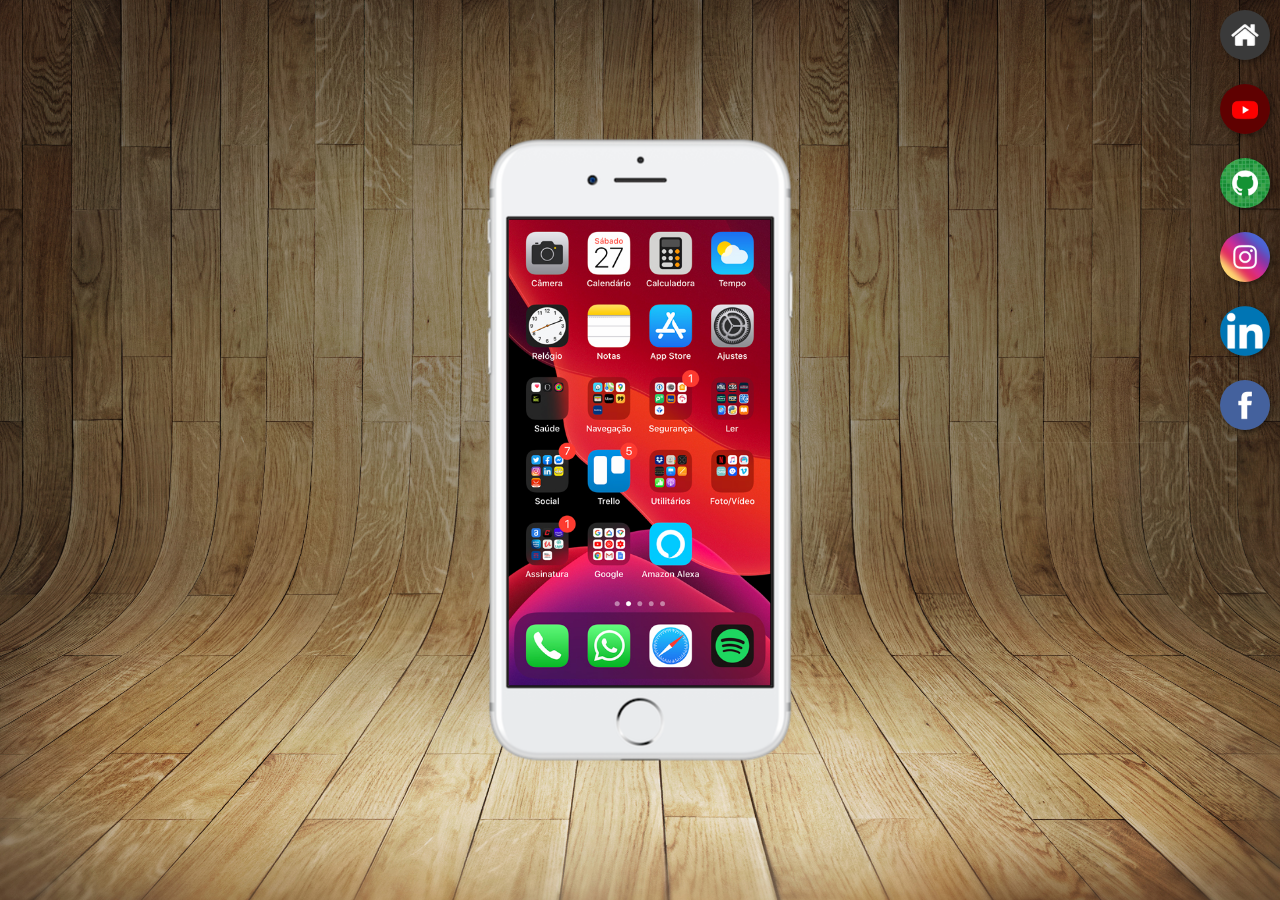
<file: index.html>
<!DOCTYPE html>
<html lang="pt-br">
<head>
    <meta charset="UTF-8">
    <meta name="viewport" content="width=device-width, initial-scale=1.0">
    <link rel="shortcut icon" href="favicon.ico" type="image/x-icon">
    <link rel="stylesheet" href="estilos/style.css">
    <title>Projeto Redes Sociais</title>
</head>
<body>
    <main>
        <section id="telefone">
            <iframe src="home.html" name="tela" id="tela" frameborder="0">
                Seu navegador não é compatível com isso.
            </iframe>
        </section>

        <section id="redes-sociais">
            <a href="home.html" target="tela"> <img src="imagens/logo-home.jpg" alt="Home"></a><br>
            <a href="youtube.html" target="tela"><img src="imagens/logo-youtube.jpg" alt="YouTube"></a><br>
            <a href="github.html" target="tela"><img src="imagens/logo-github.jpg" alt="GitHub"></a><br>
            <a href="instagram.html" target="tela"><img src="imagens/logo-instagram.jpg" alt="Instagram"></a><br>
            <a href="linkedin.html" target="tela"><img src="imagens/logo-linkedin.png" alt="LinkedIn"></a><br>
            <a href="facebook.html" target="tela"><img src="imagens/logo-facebook.jpg" alt="Facebook"></a>
        </section>
    </main>
</body>
</html>
</file>
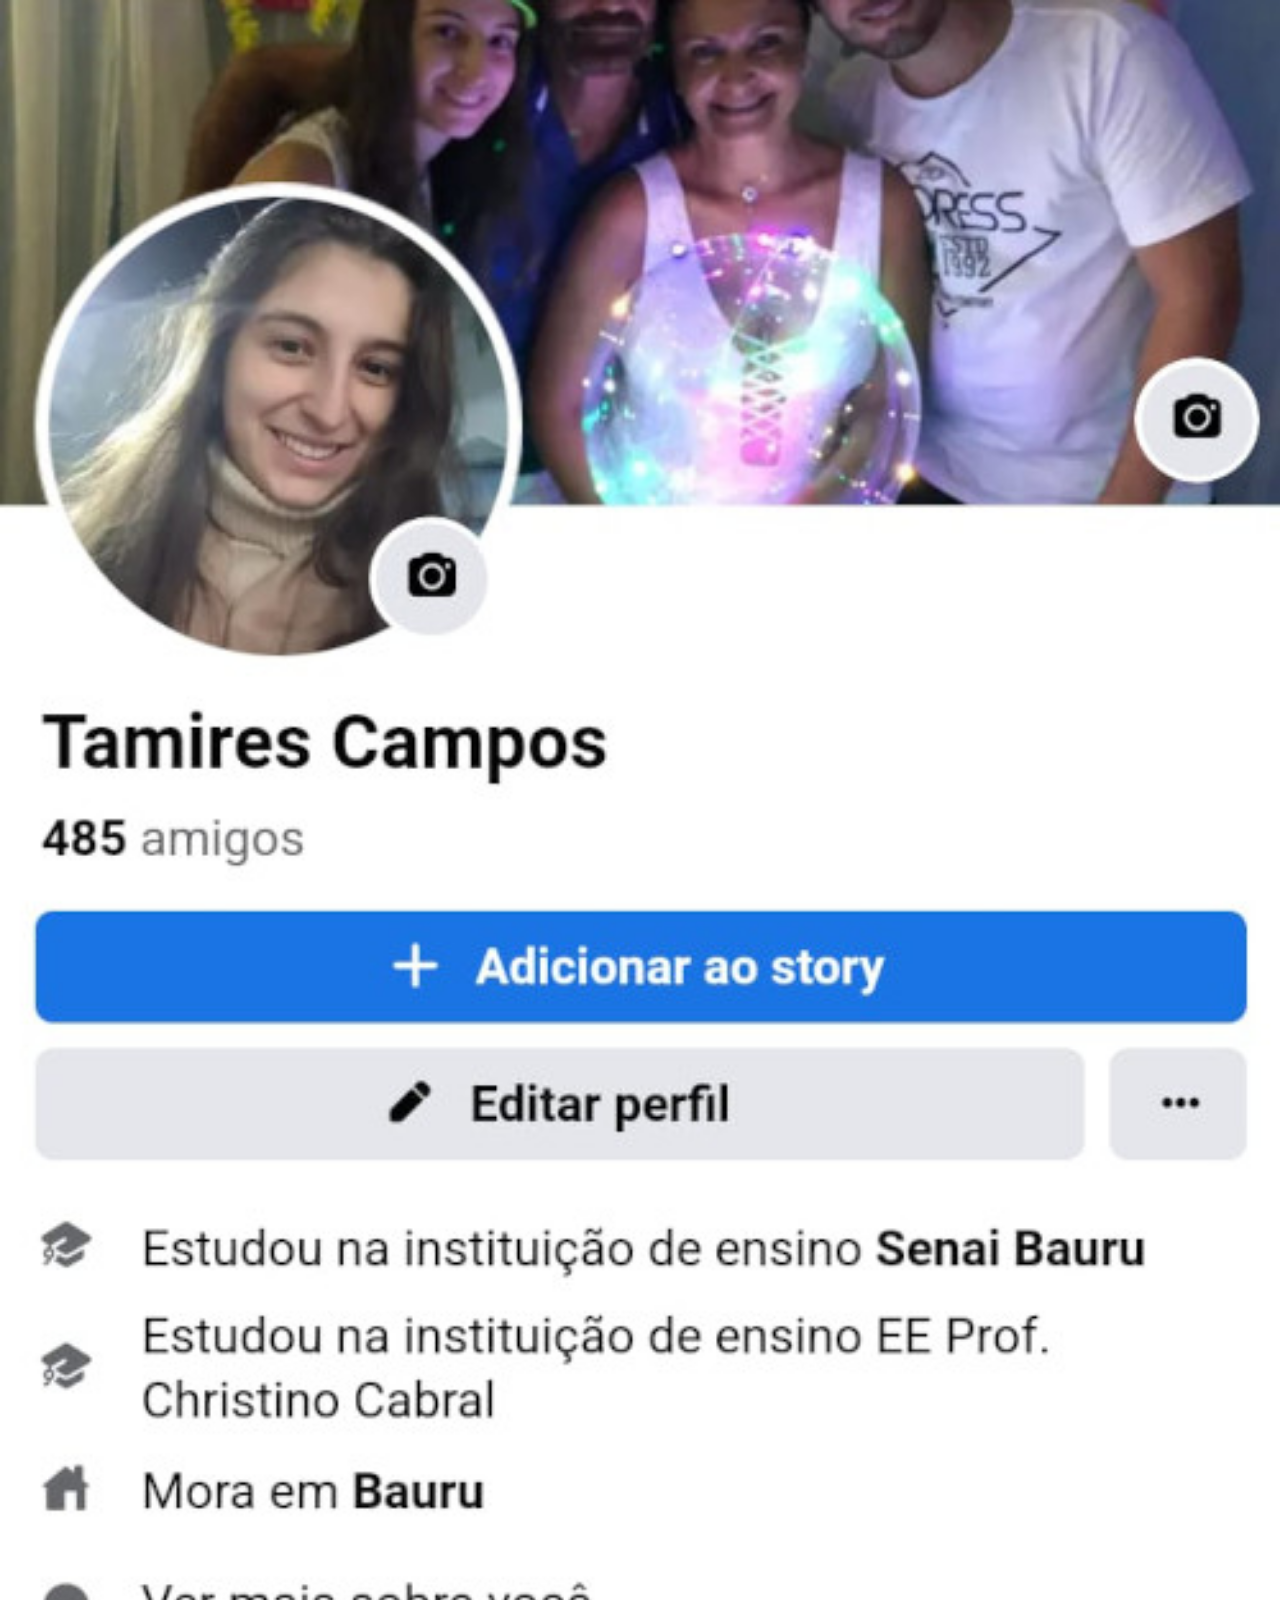
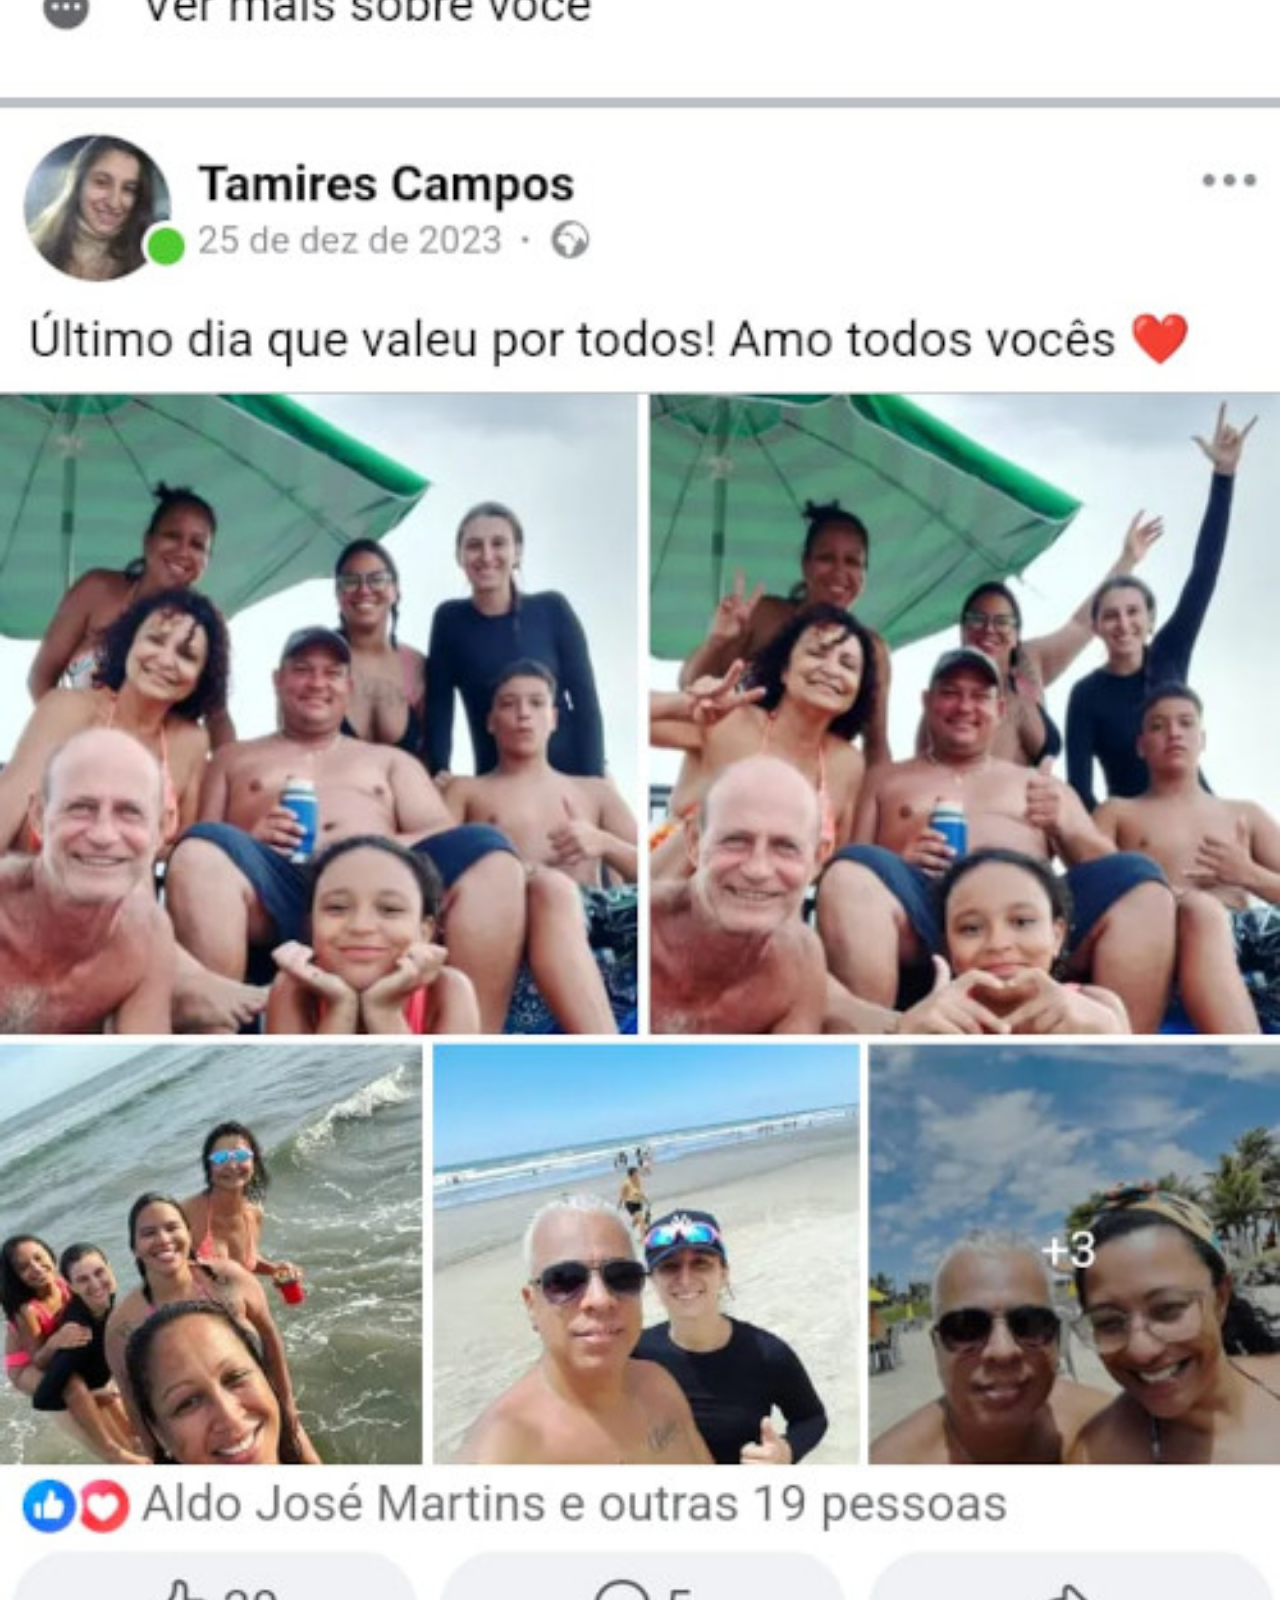
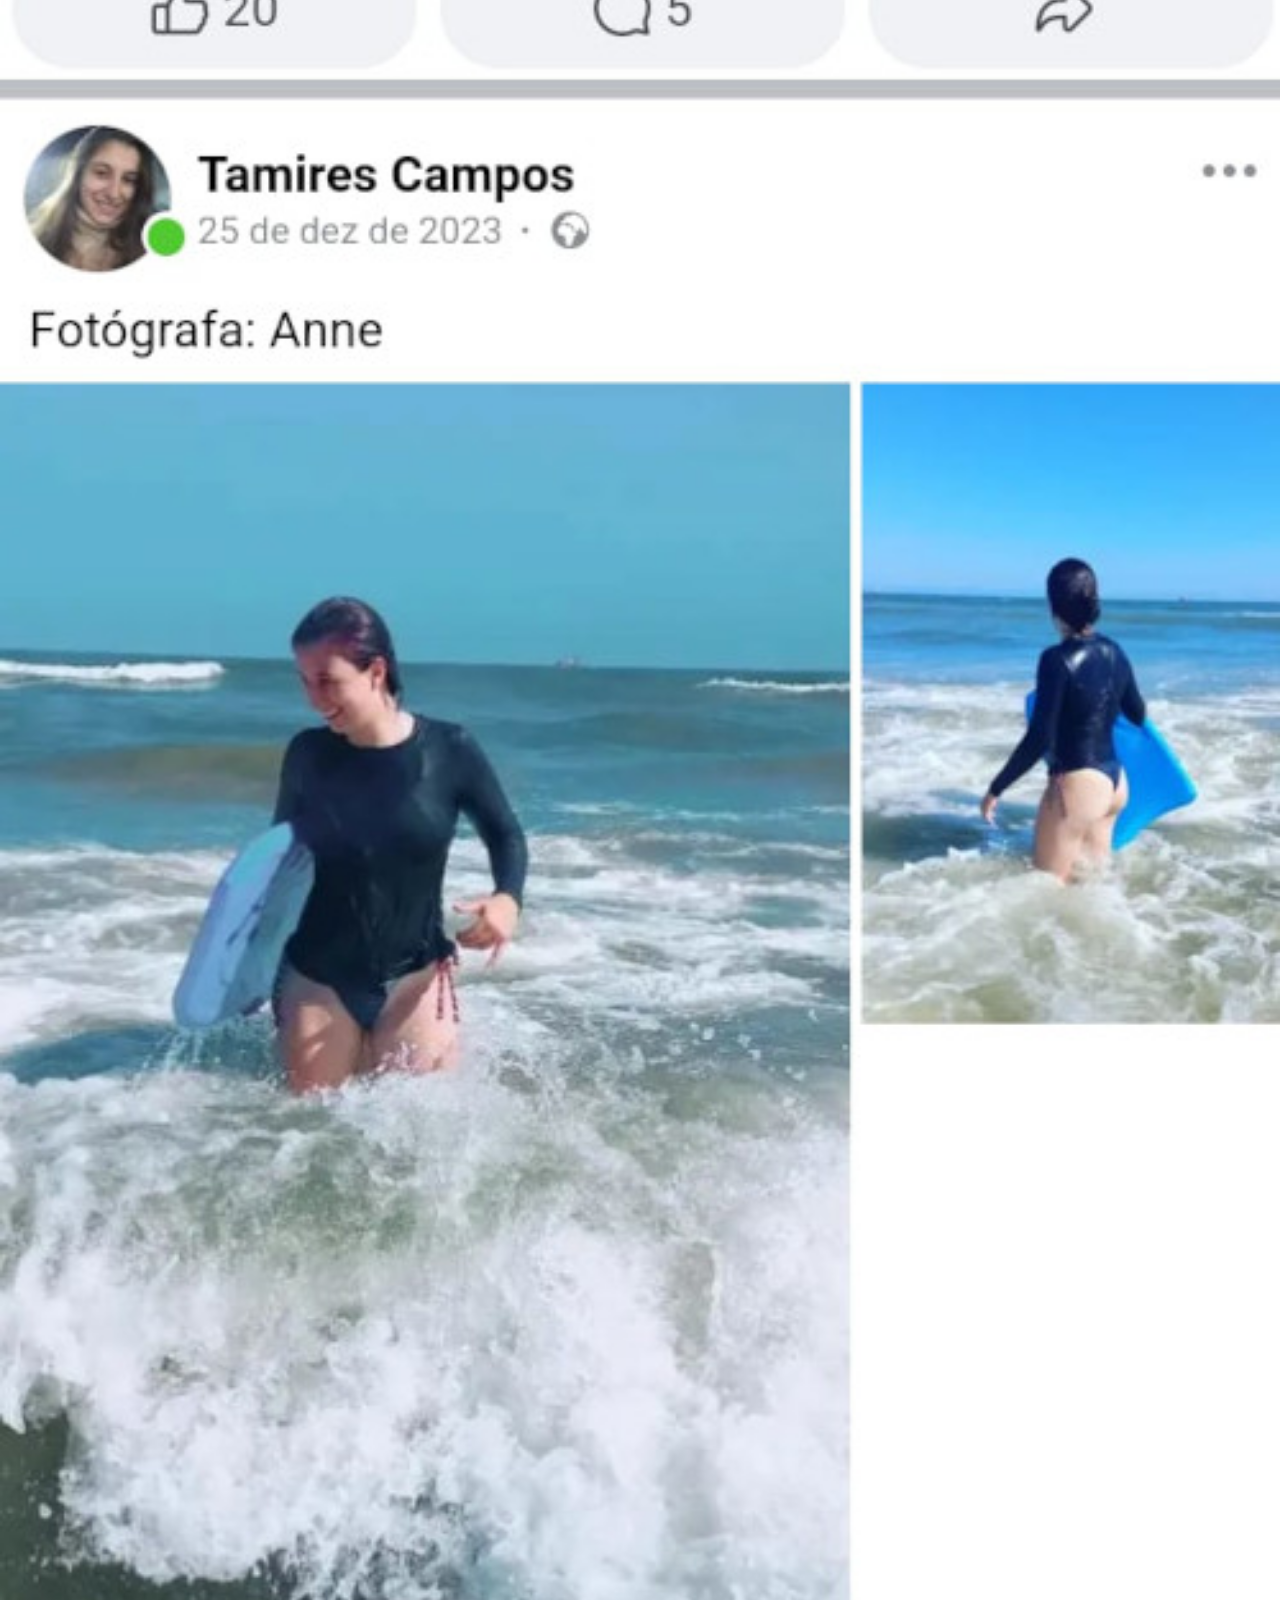
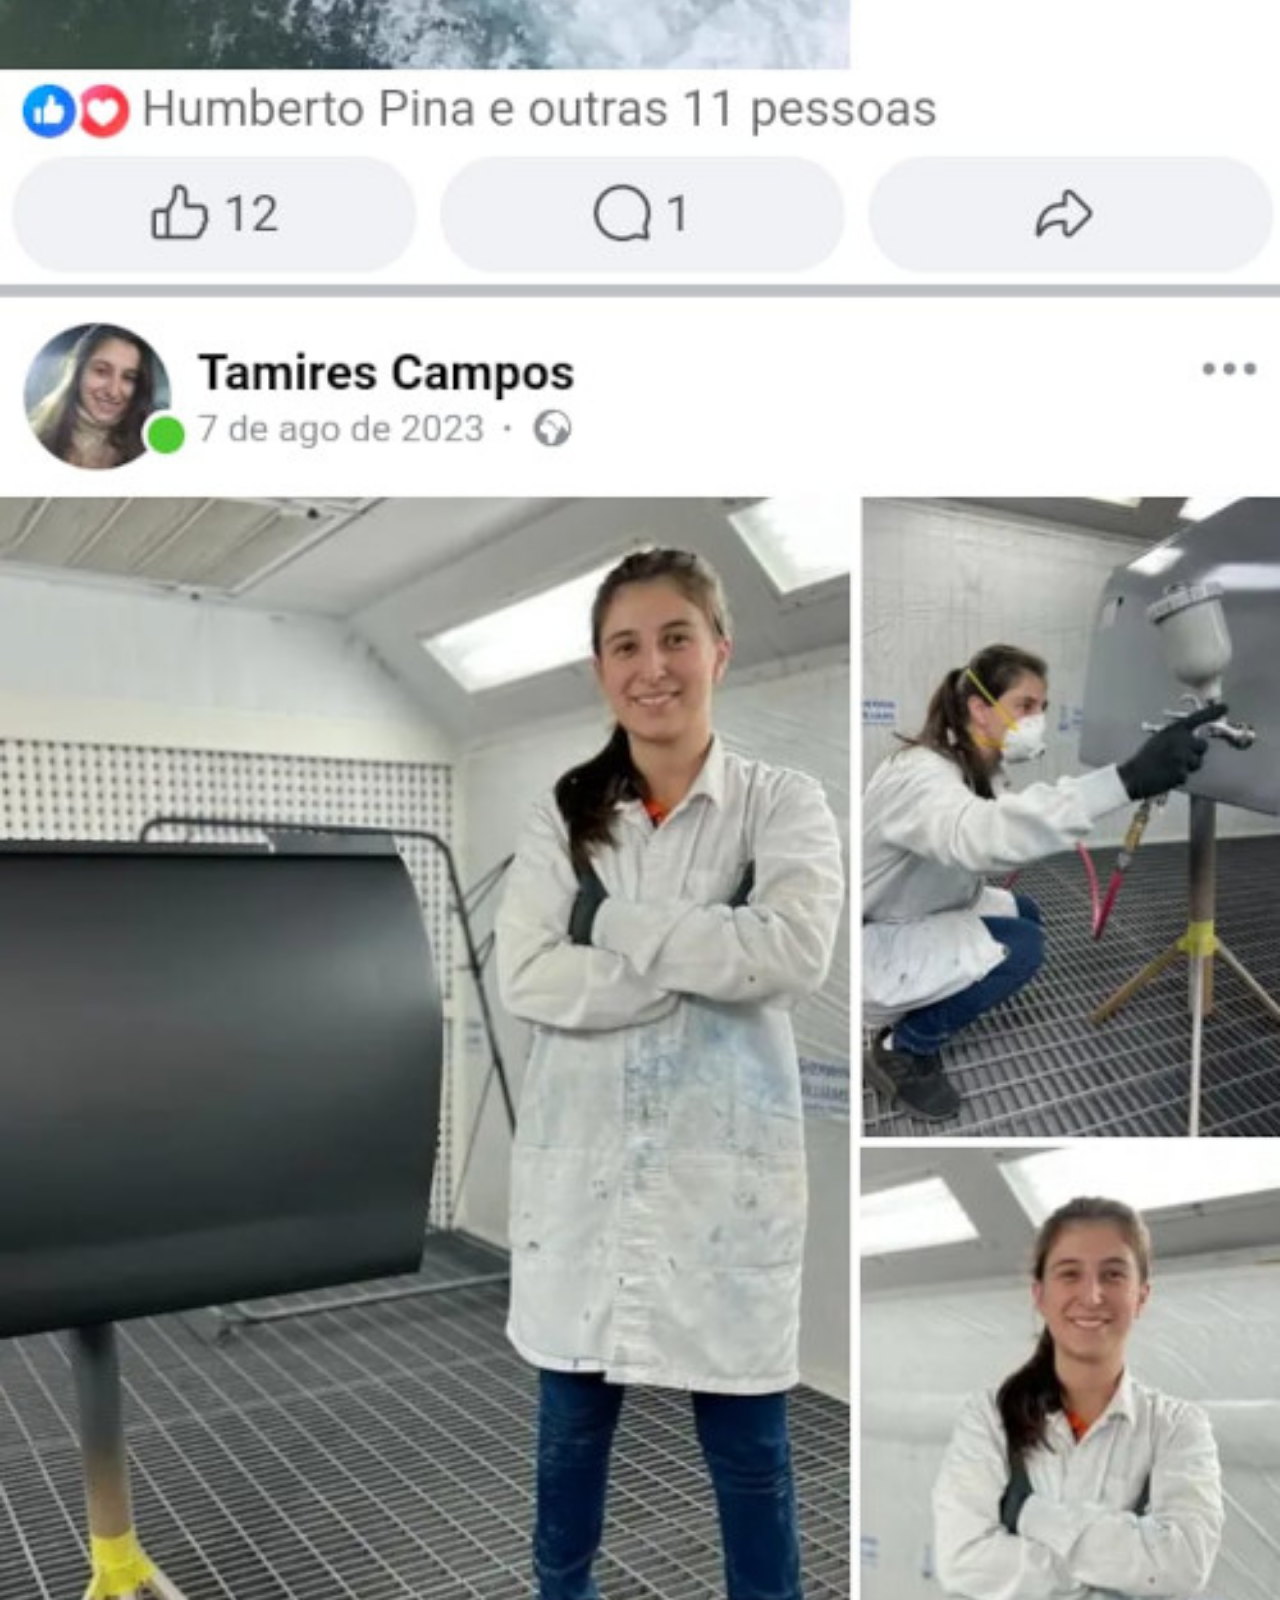
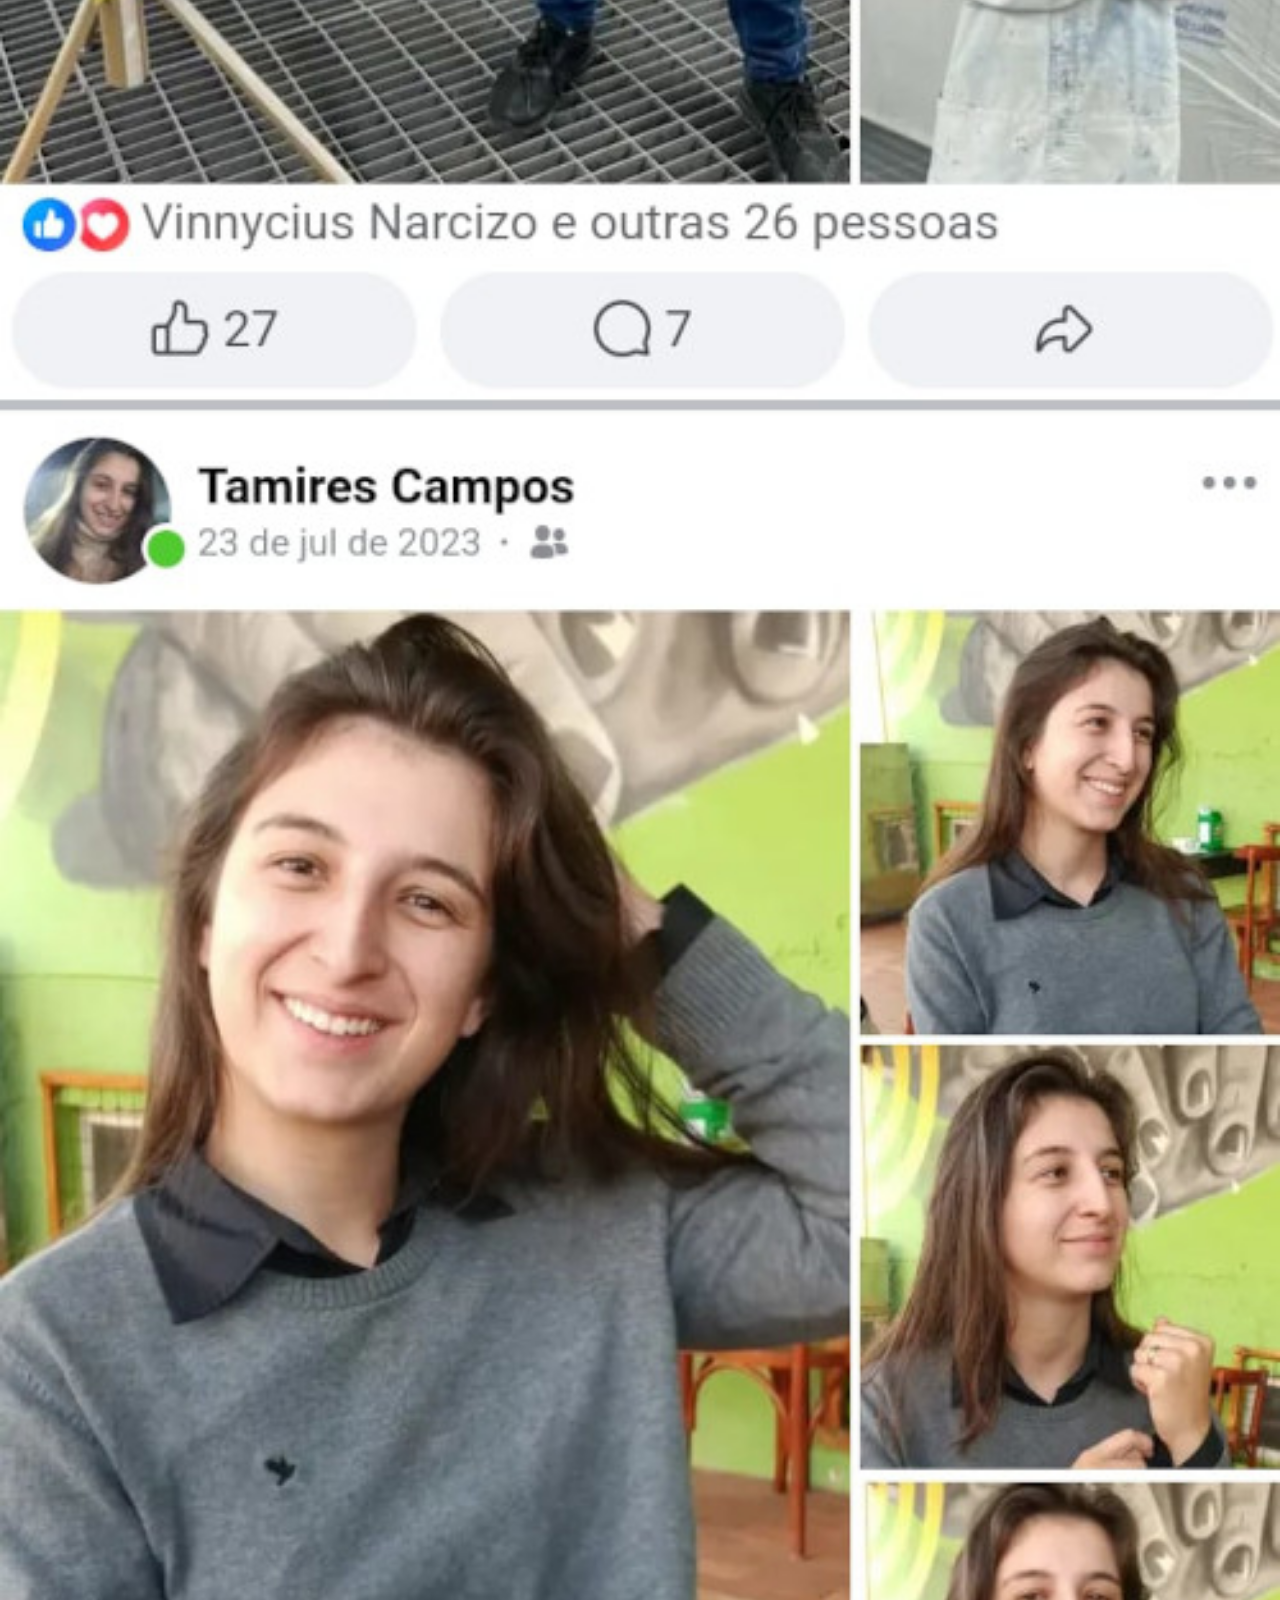
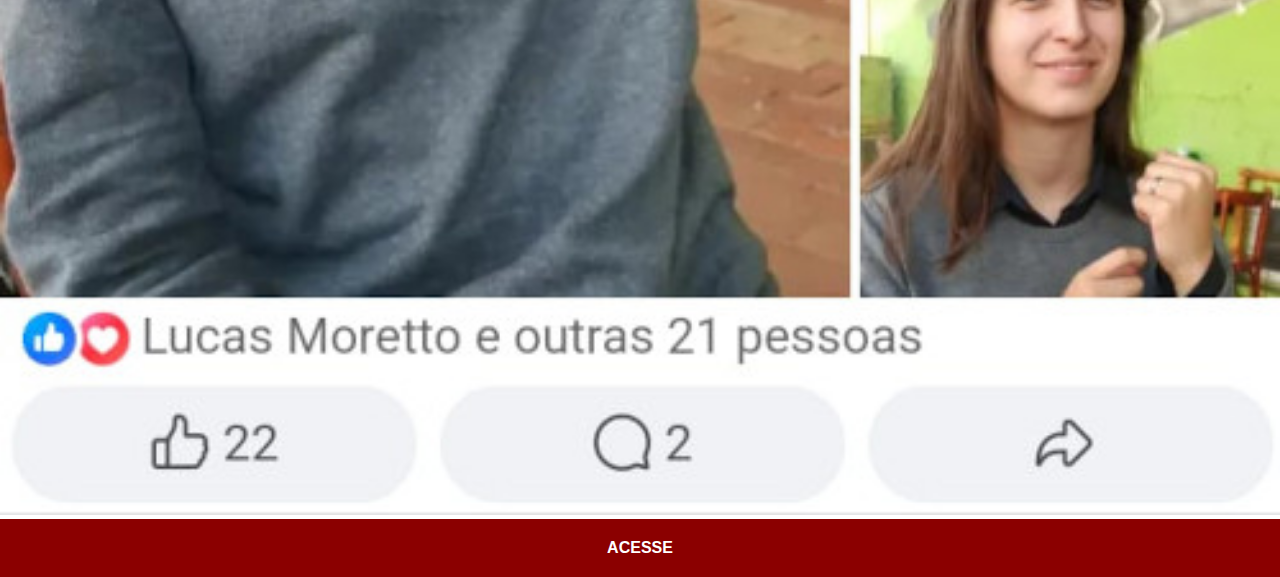
<file: facebook.html>
<!DOCTYPE html>
<html lang="pt-br">
<head>
    <meta charset="UTF-8">
    <meta name="viewport" content="width=device-width, initial-scale=1.0">
    <title>Facebook</title>
    <link rel="stylesheet" href="estilos/social.css">
</head>
<body>
    <img src="imagens/tela-facebook.jpg" alt="Facebook">
    <a href="https://www.facebook.com/tami.campos.pletti/" target="_blank">ACESSE</a>
</body>
</html>
</file>
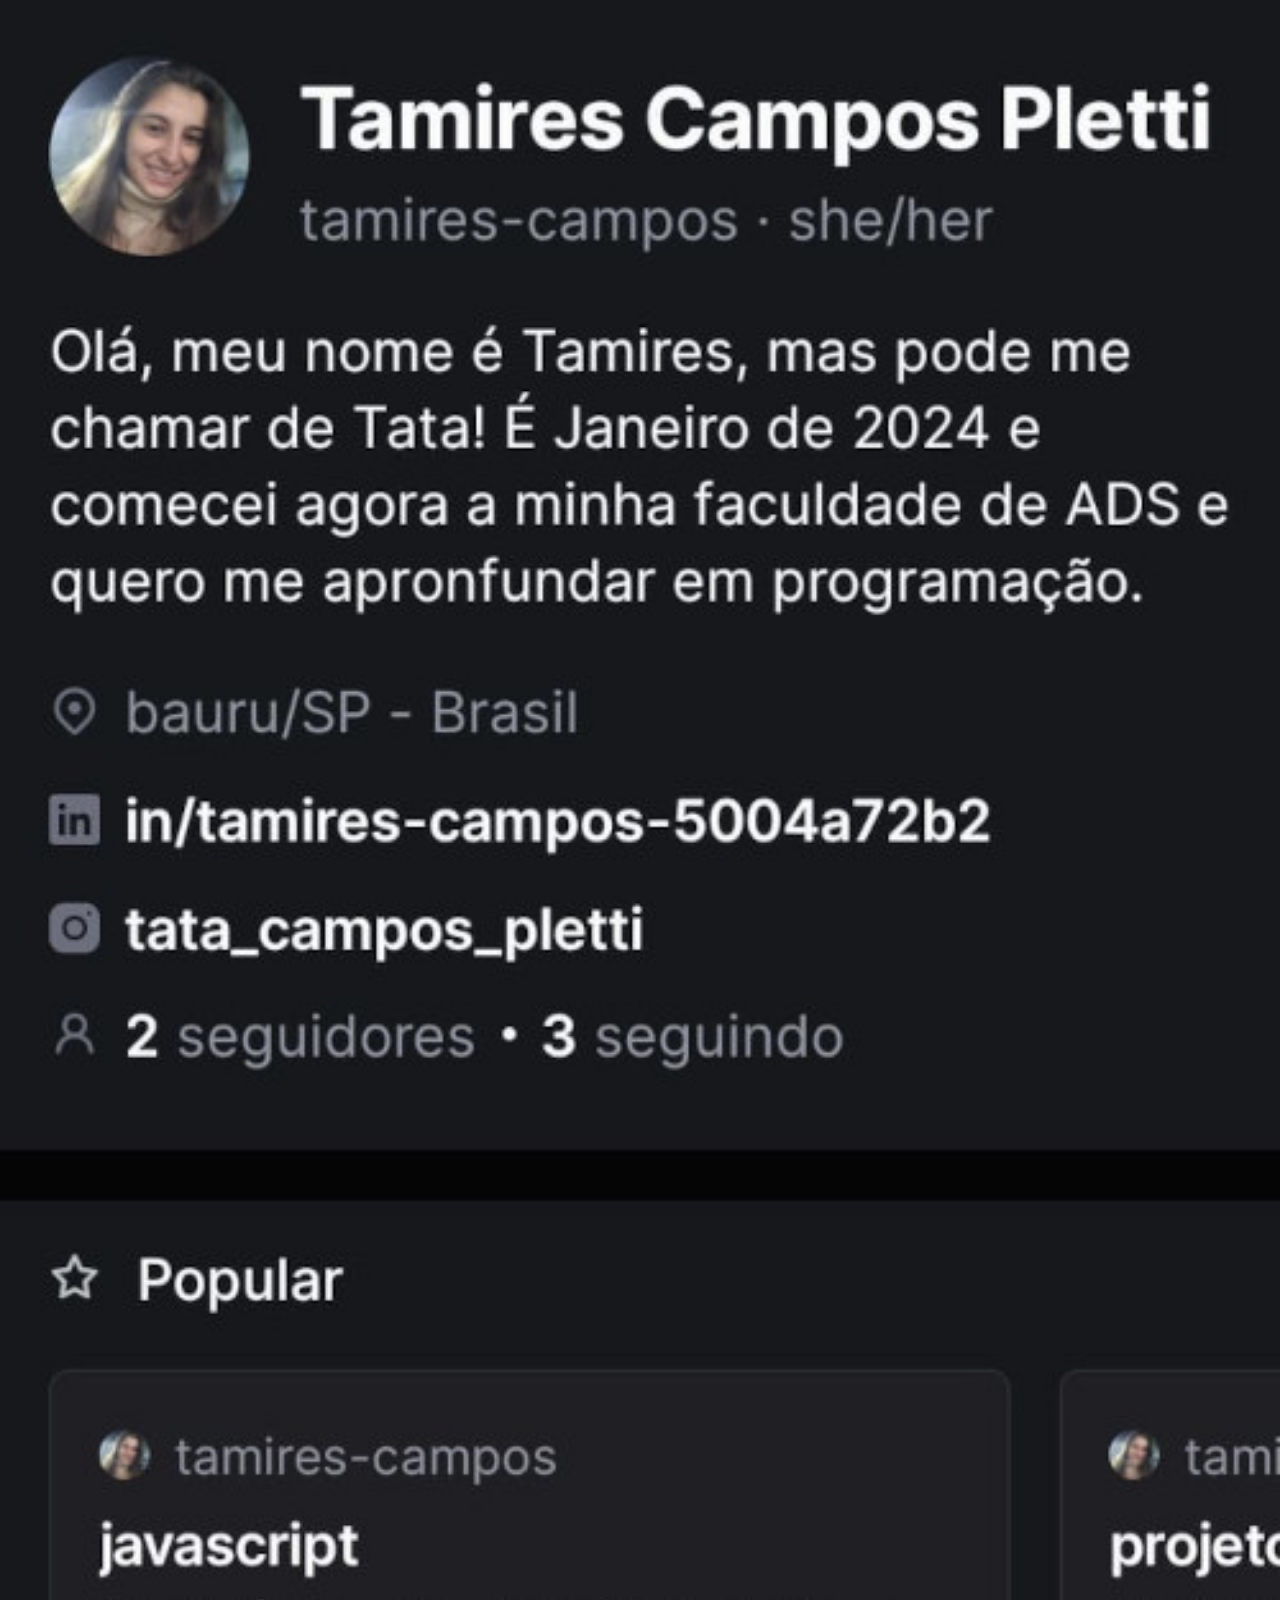
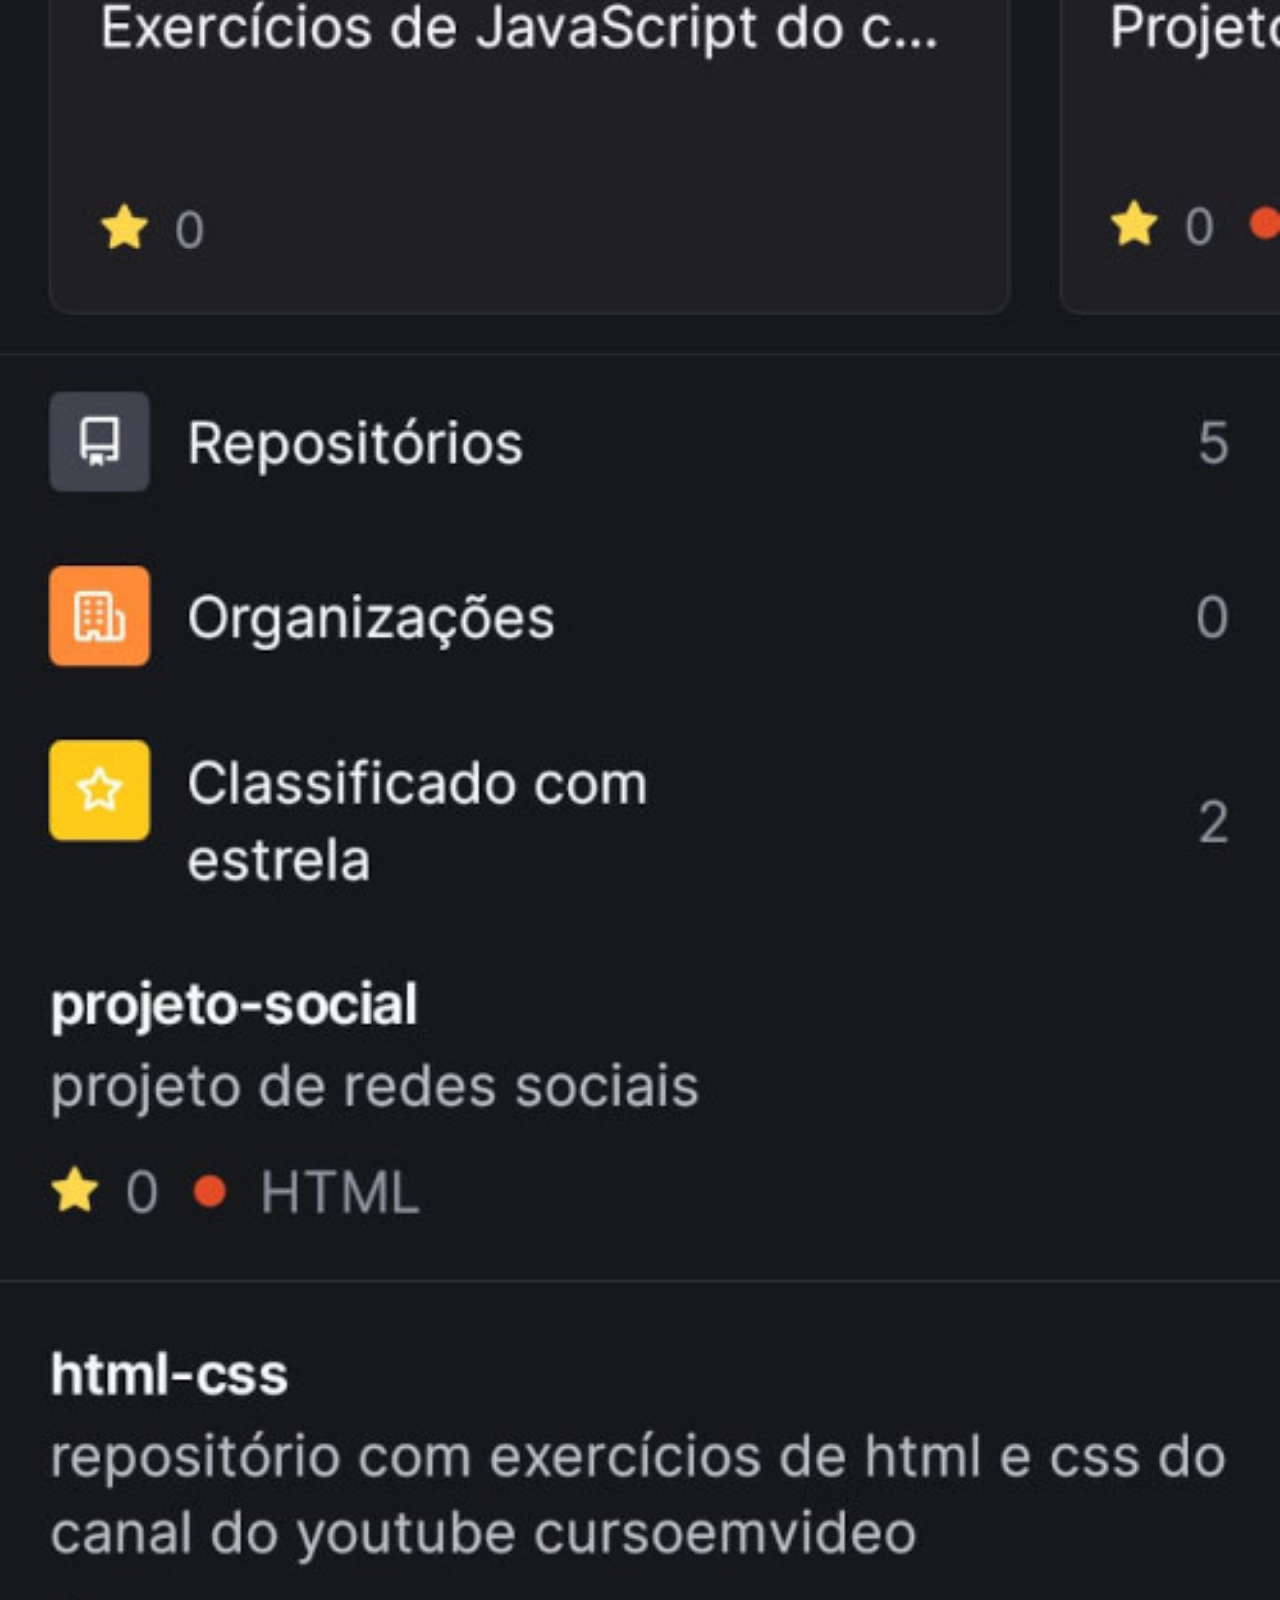
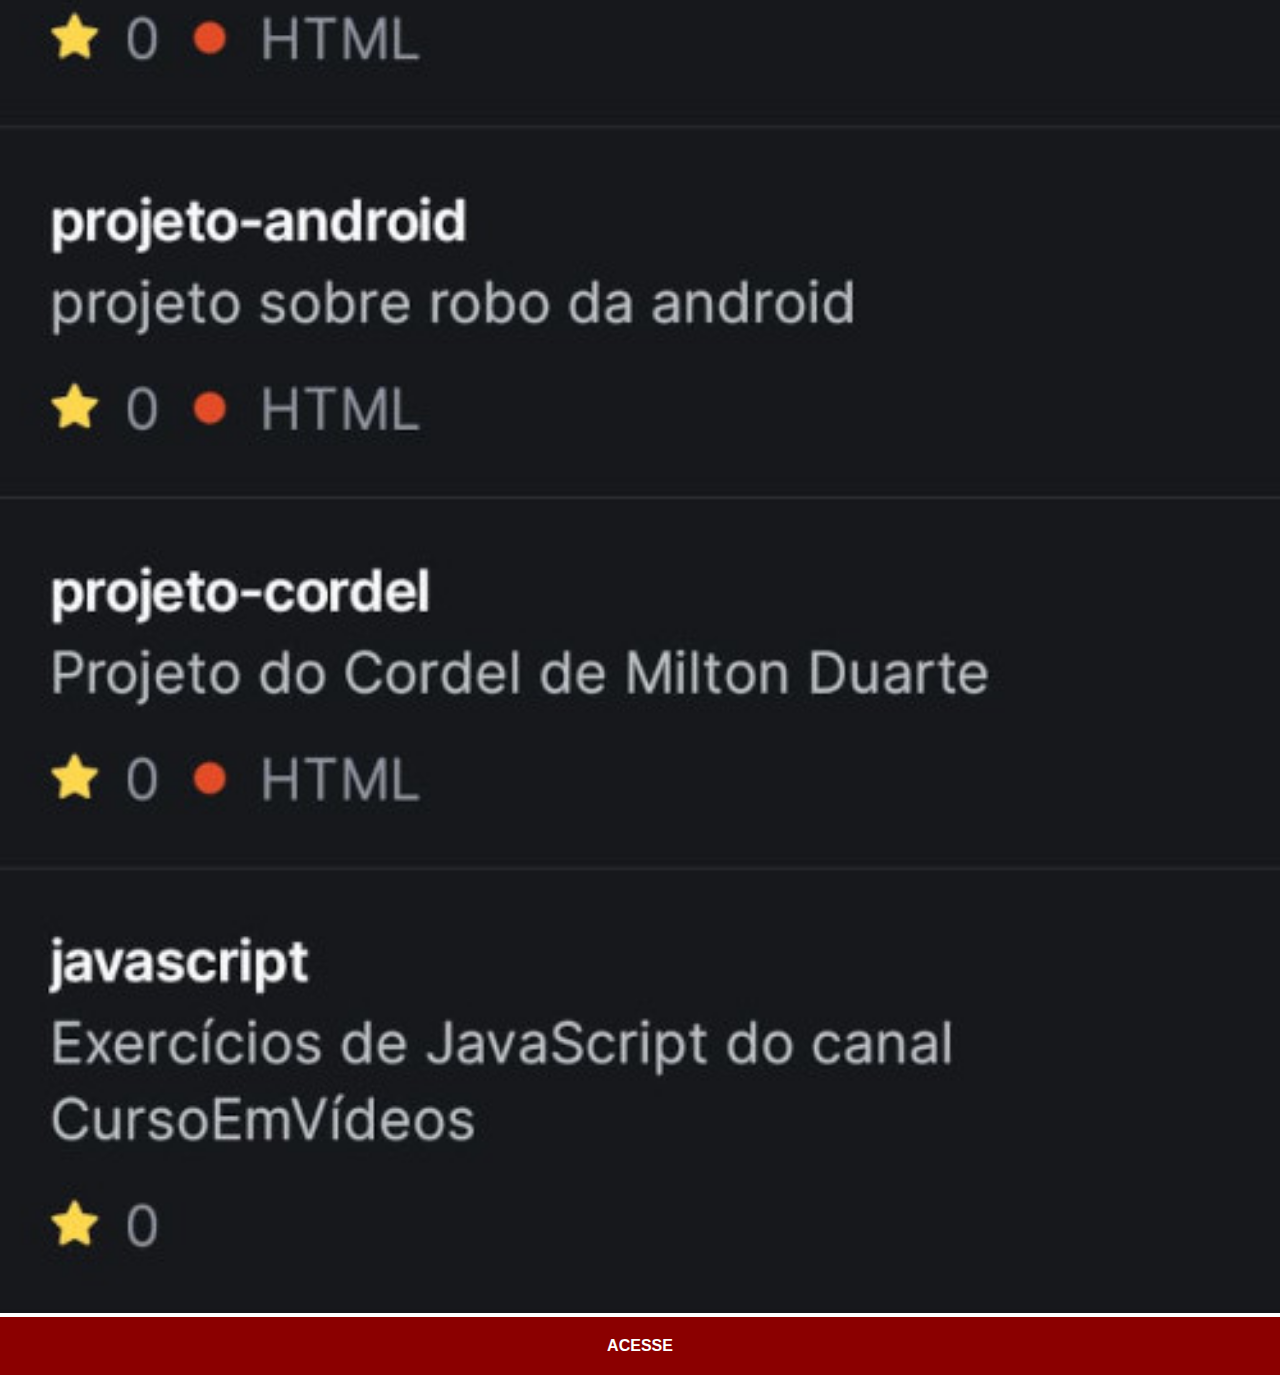
<file: github.html>
<!DOCTYPE html>
<html lang="pt-br">
<head>
    <meta charset="UTF-8">
    <meta name="viewport" content="width=device-width, initial-scale=1.0">
    <title>GitHub</title>
    <link rel="stylesheet" href="estilos/social.css">
</head>
<body>
    <img src="imagens/tela-github.jpg" alt="GitHub">
    <a href="https://github.com/tamires-campos" target="_blank">ACESSE</a>
</body>
</html>
</file>
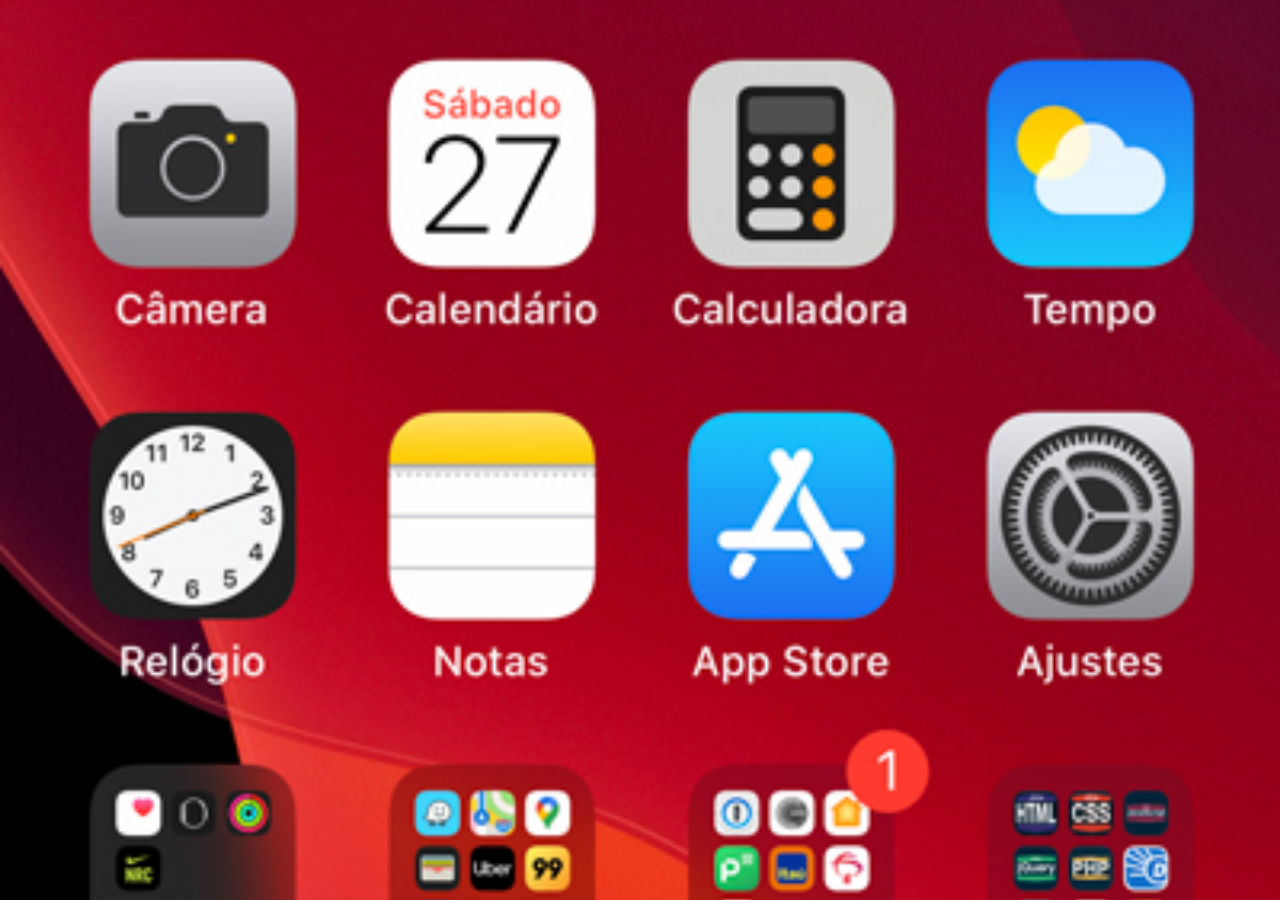
<file: home.html>
<!DOCTYPE html>
<html lang="pt-br">
<head>
    <meta charset="UTF-8">
    <meta name="viewport" content="width=device-width, initial-scale=1.0">
    <title>Home</title>
</head>
<style>
    *{
        margin: 0px;
        padding: 0px;
    }

    body{
        width: 100vw;
        height: 100vh;
        background: black url('imagens/tela-home.jpg') no-repeat top center;
        background-size: cover;
    }
</style>
<body>
    
</body>
</html>
</file>
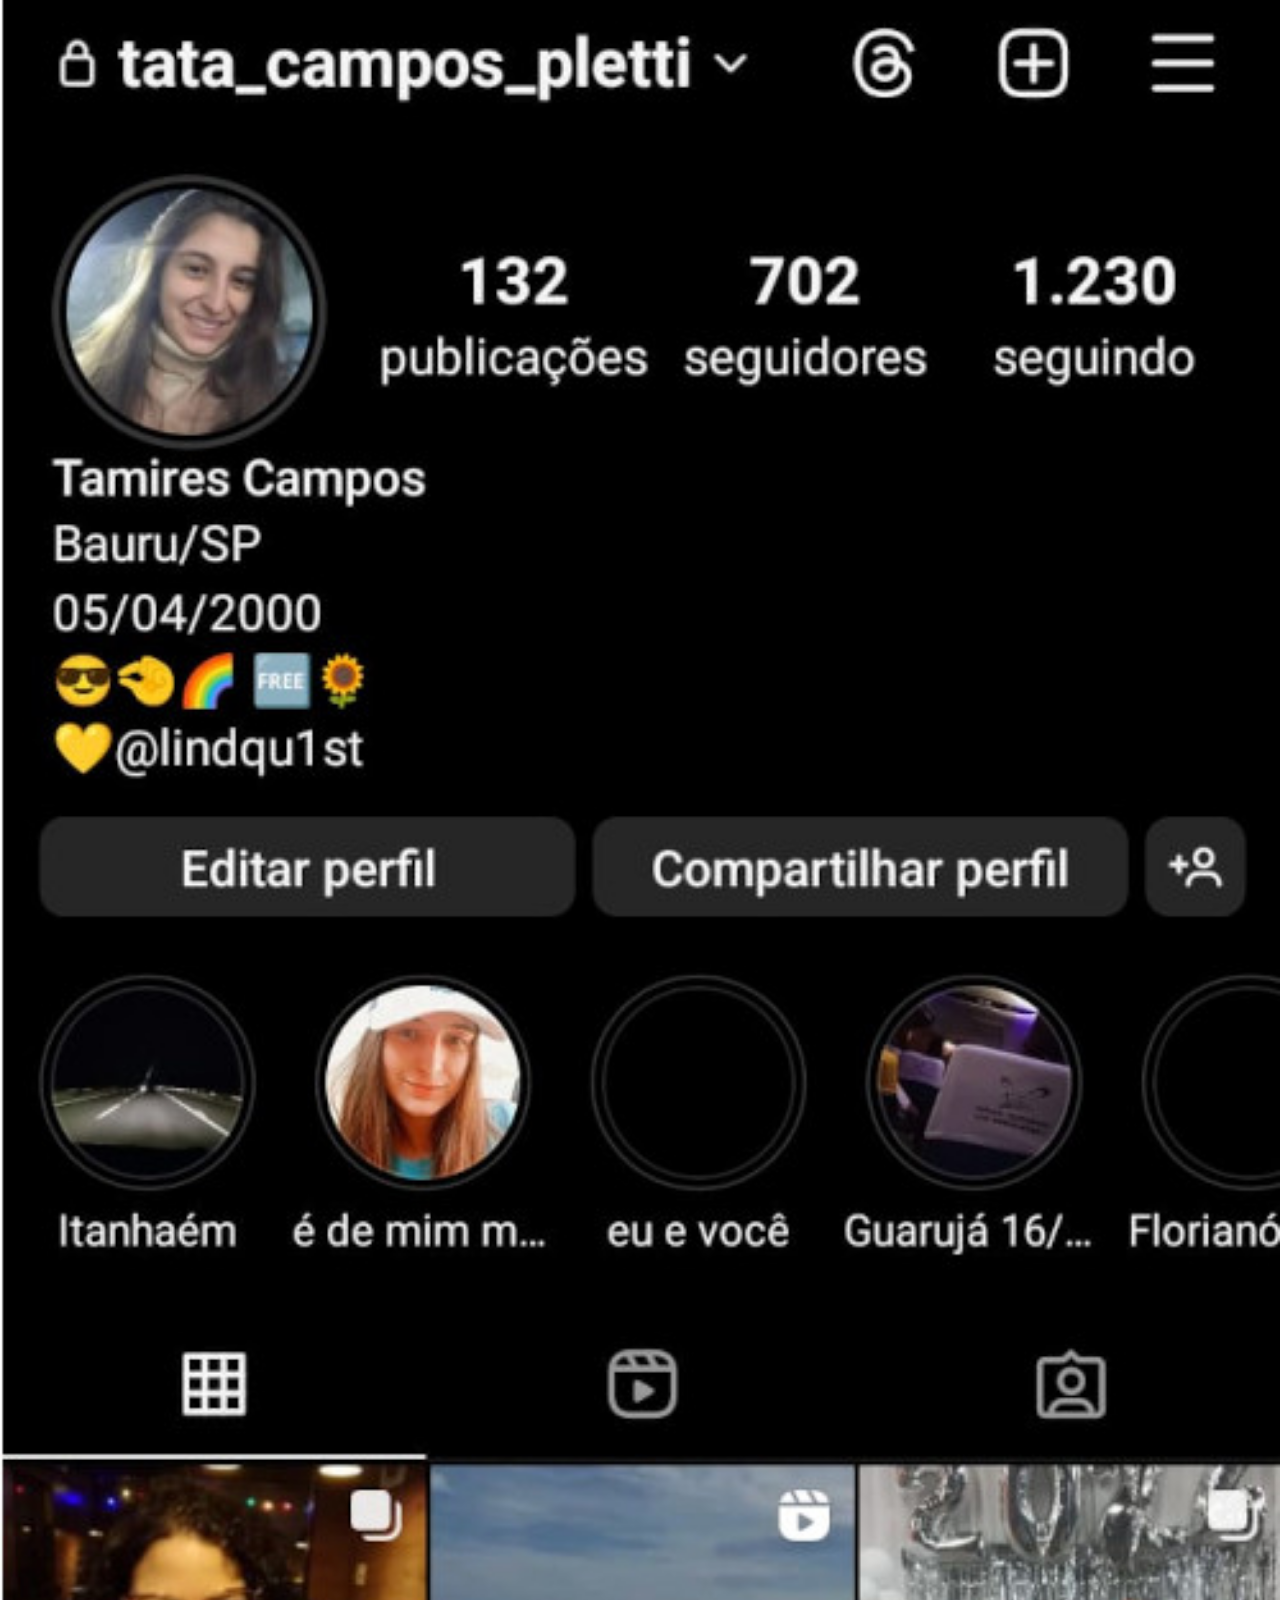
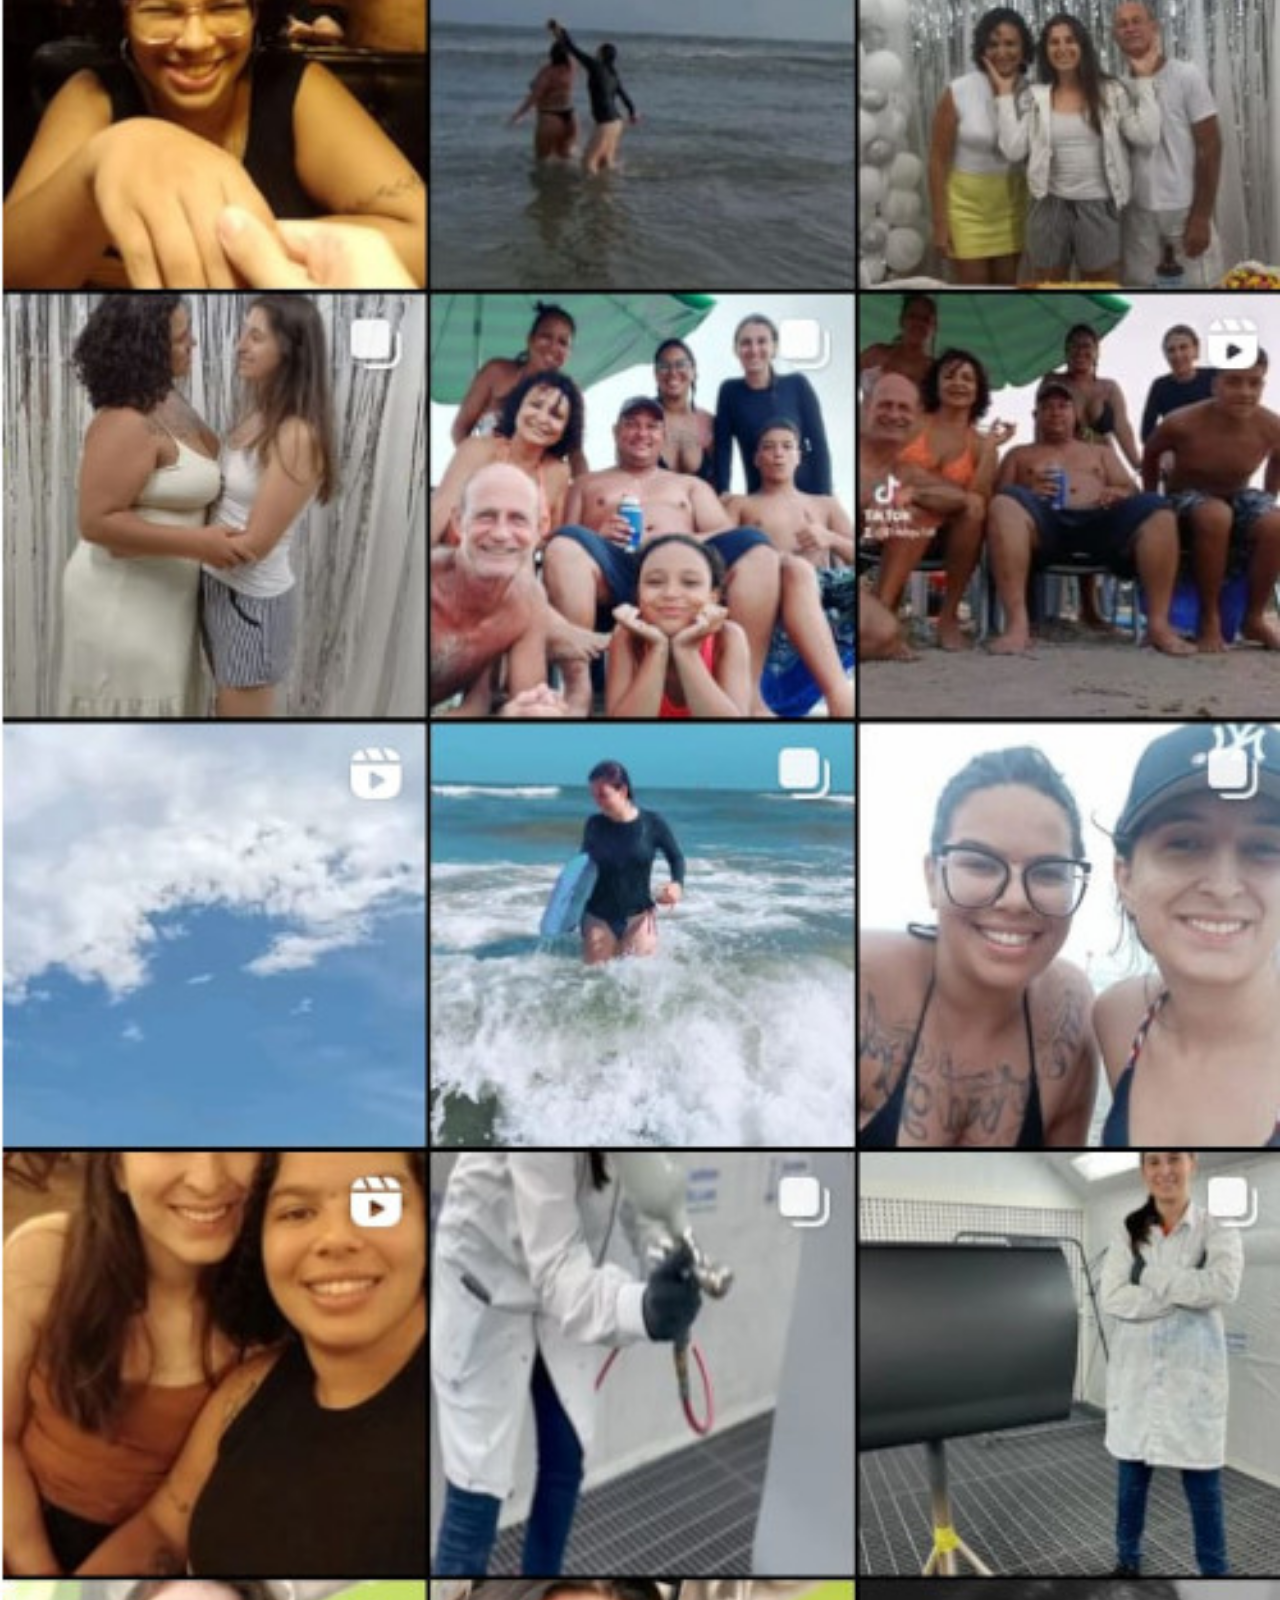
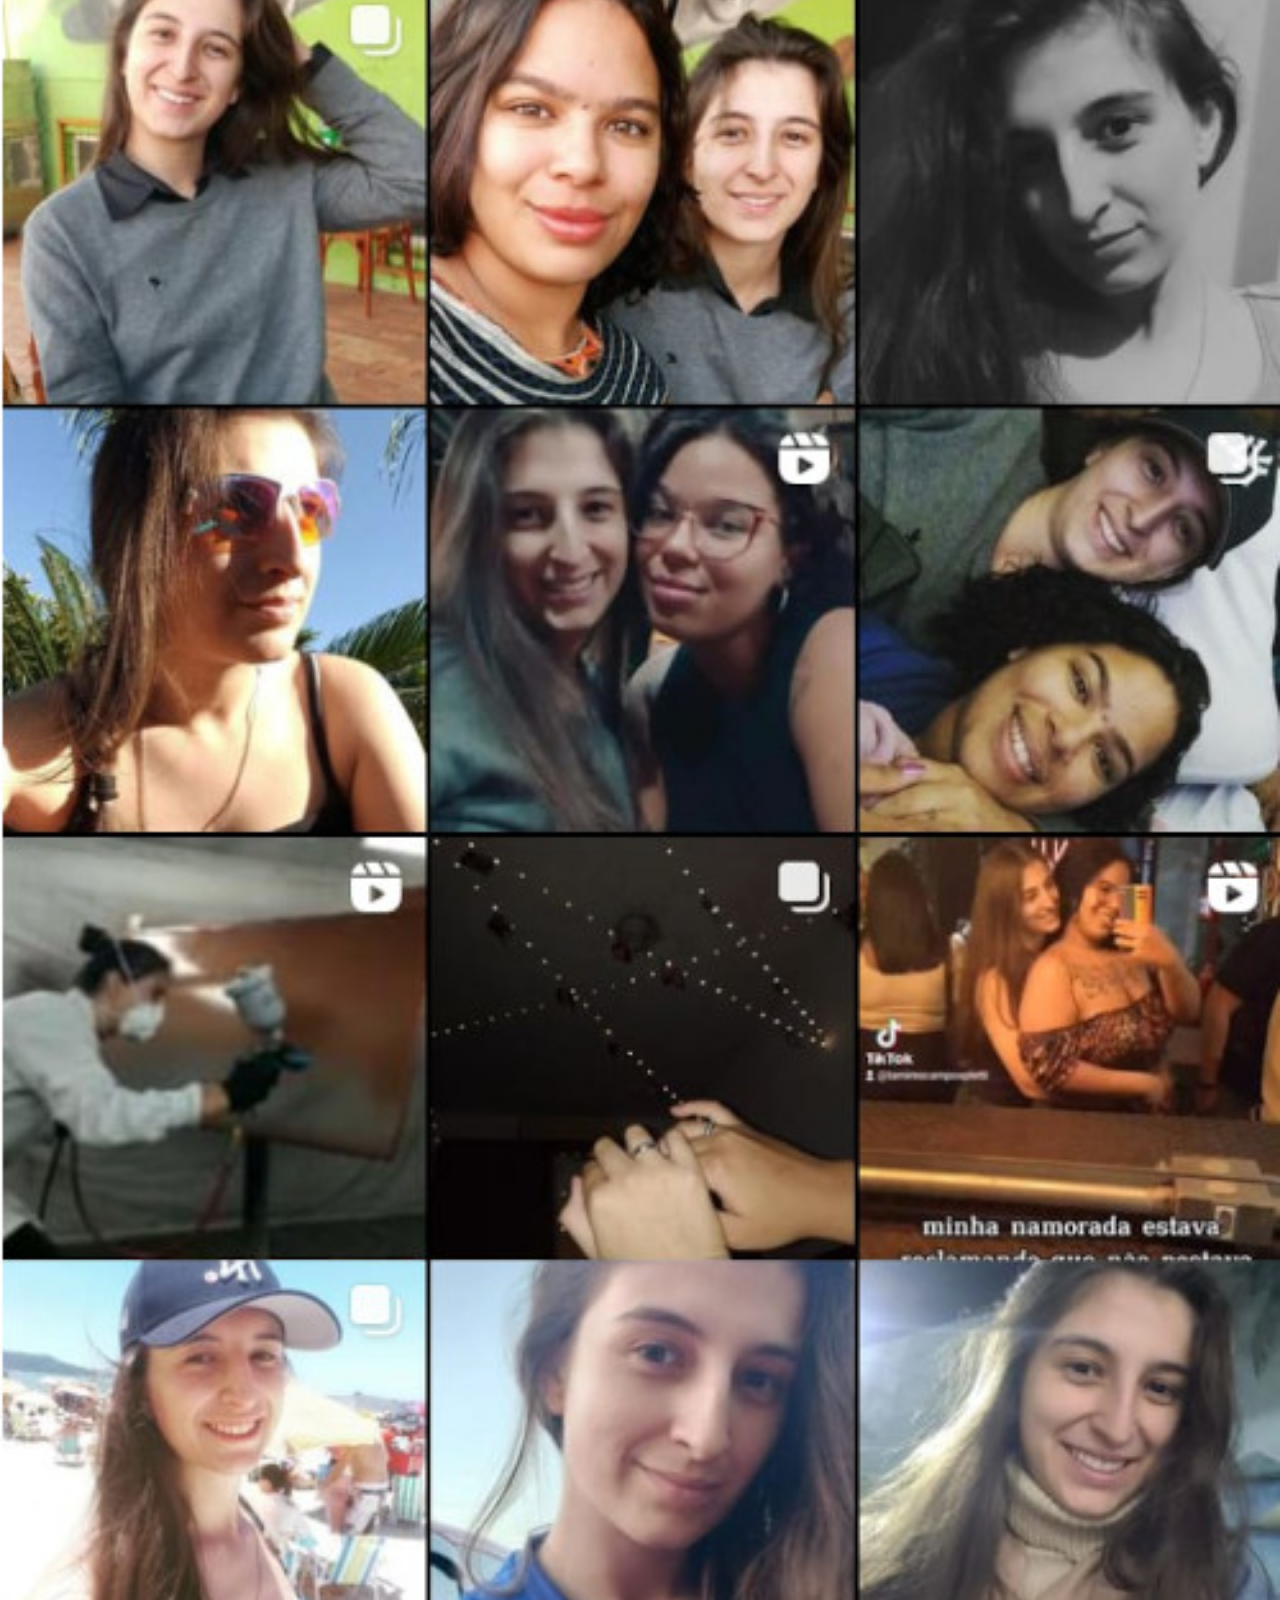
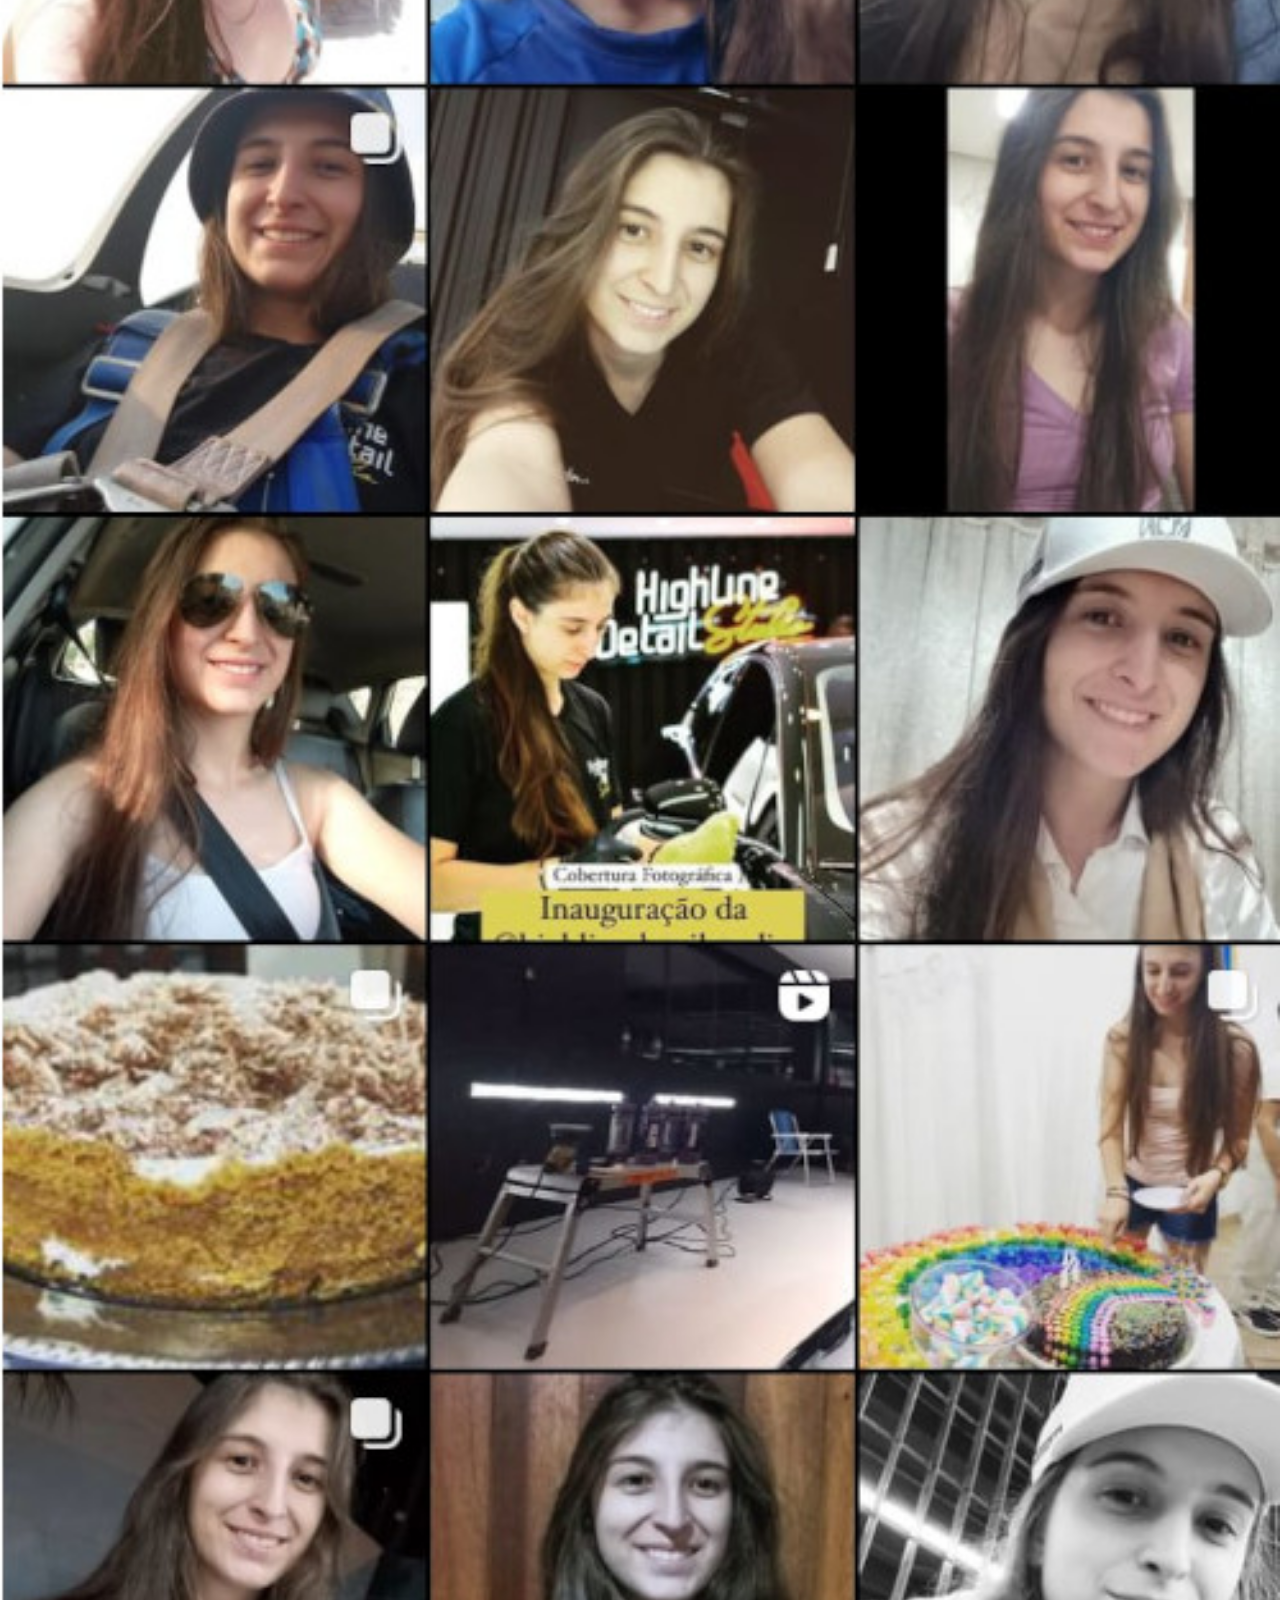
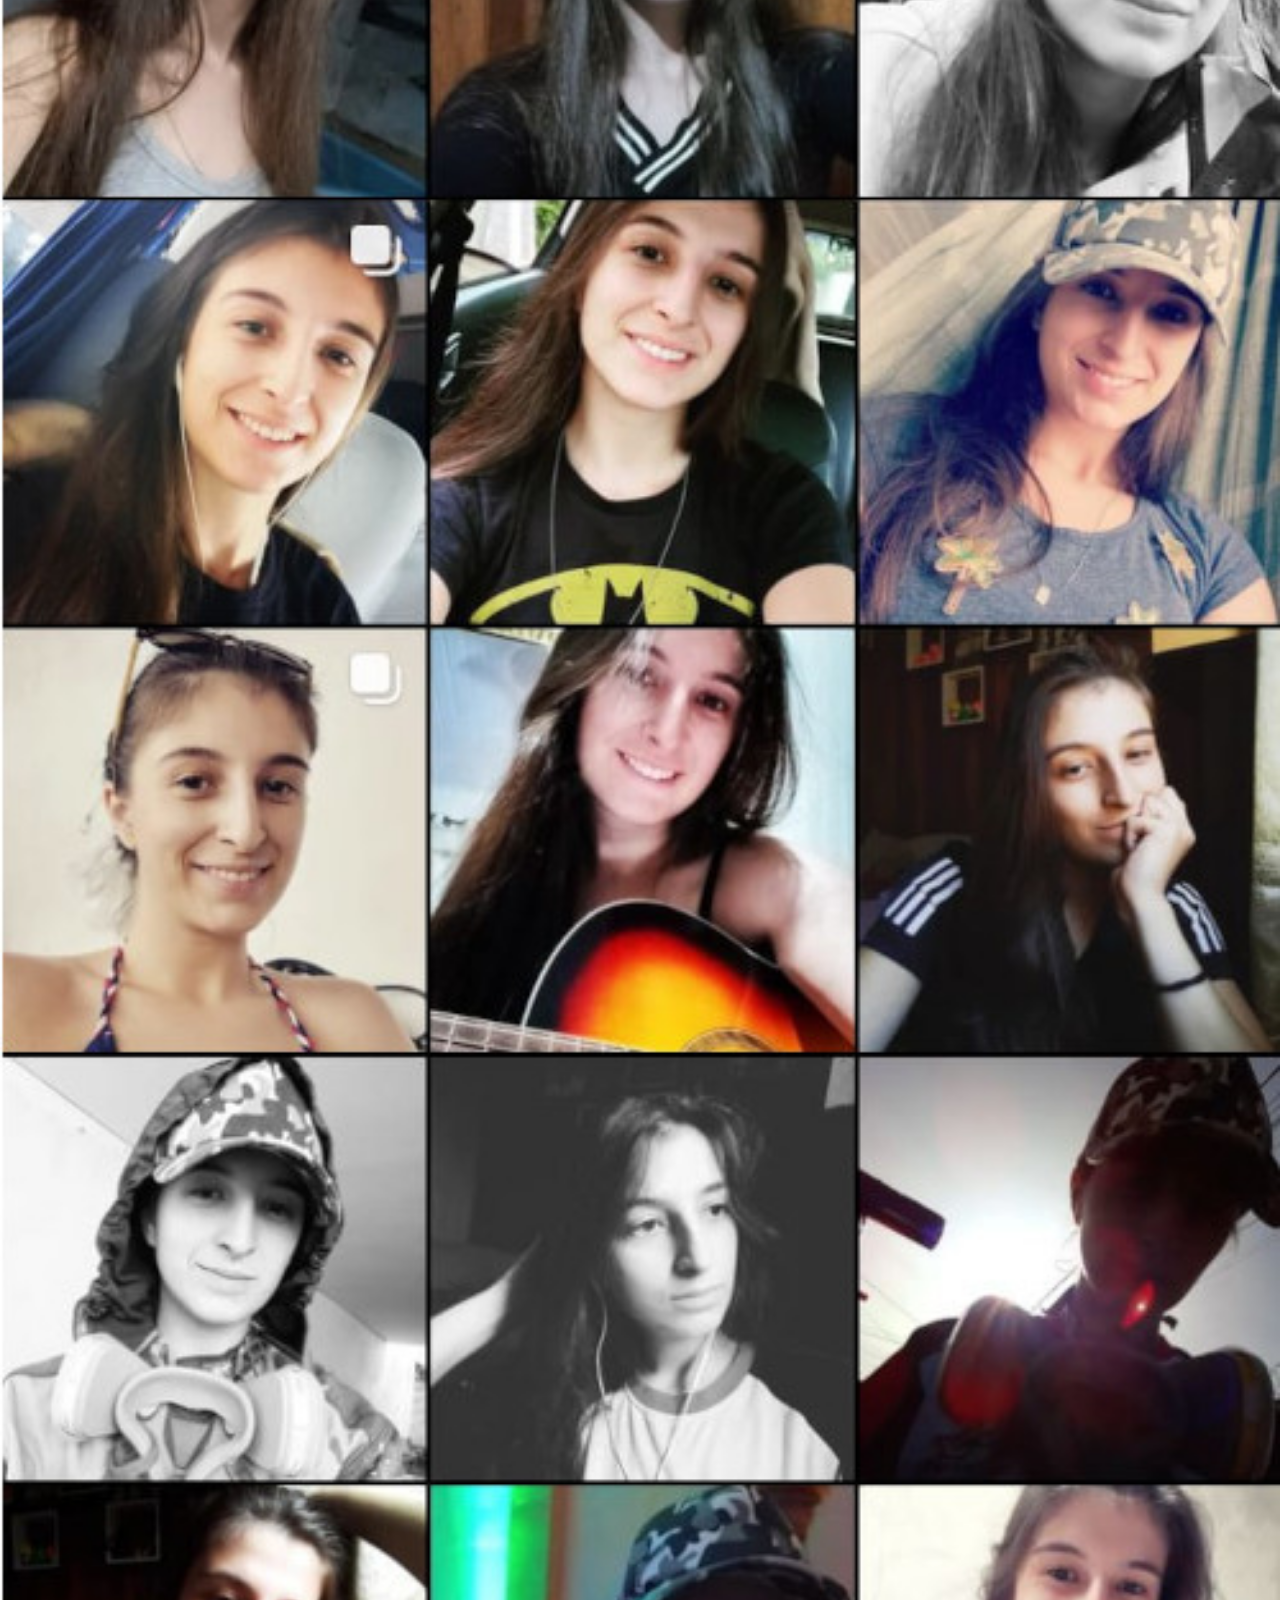
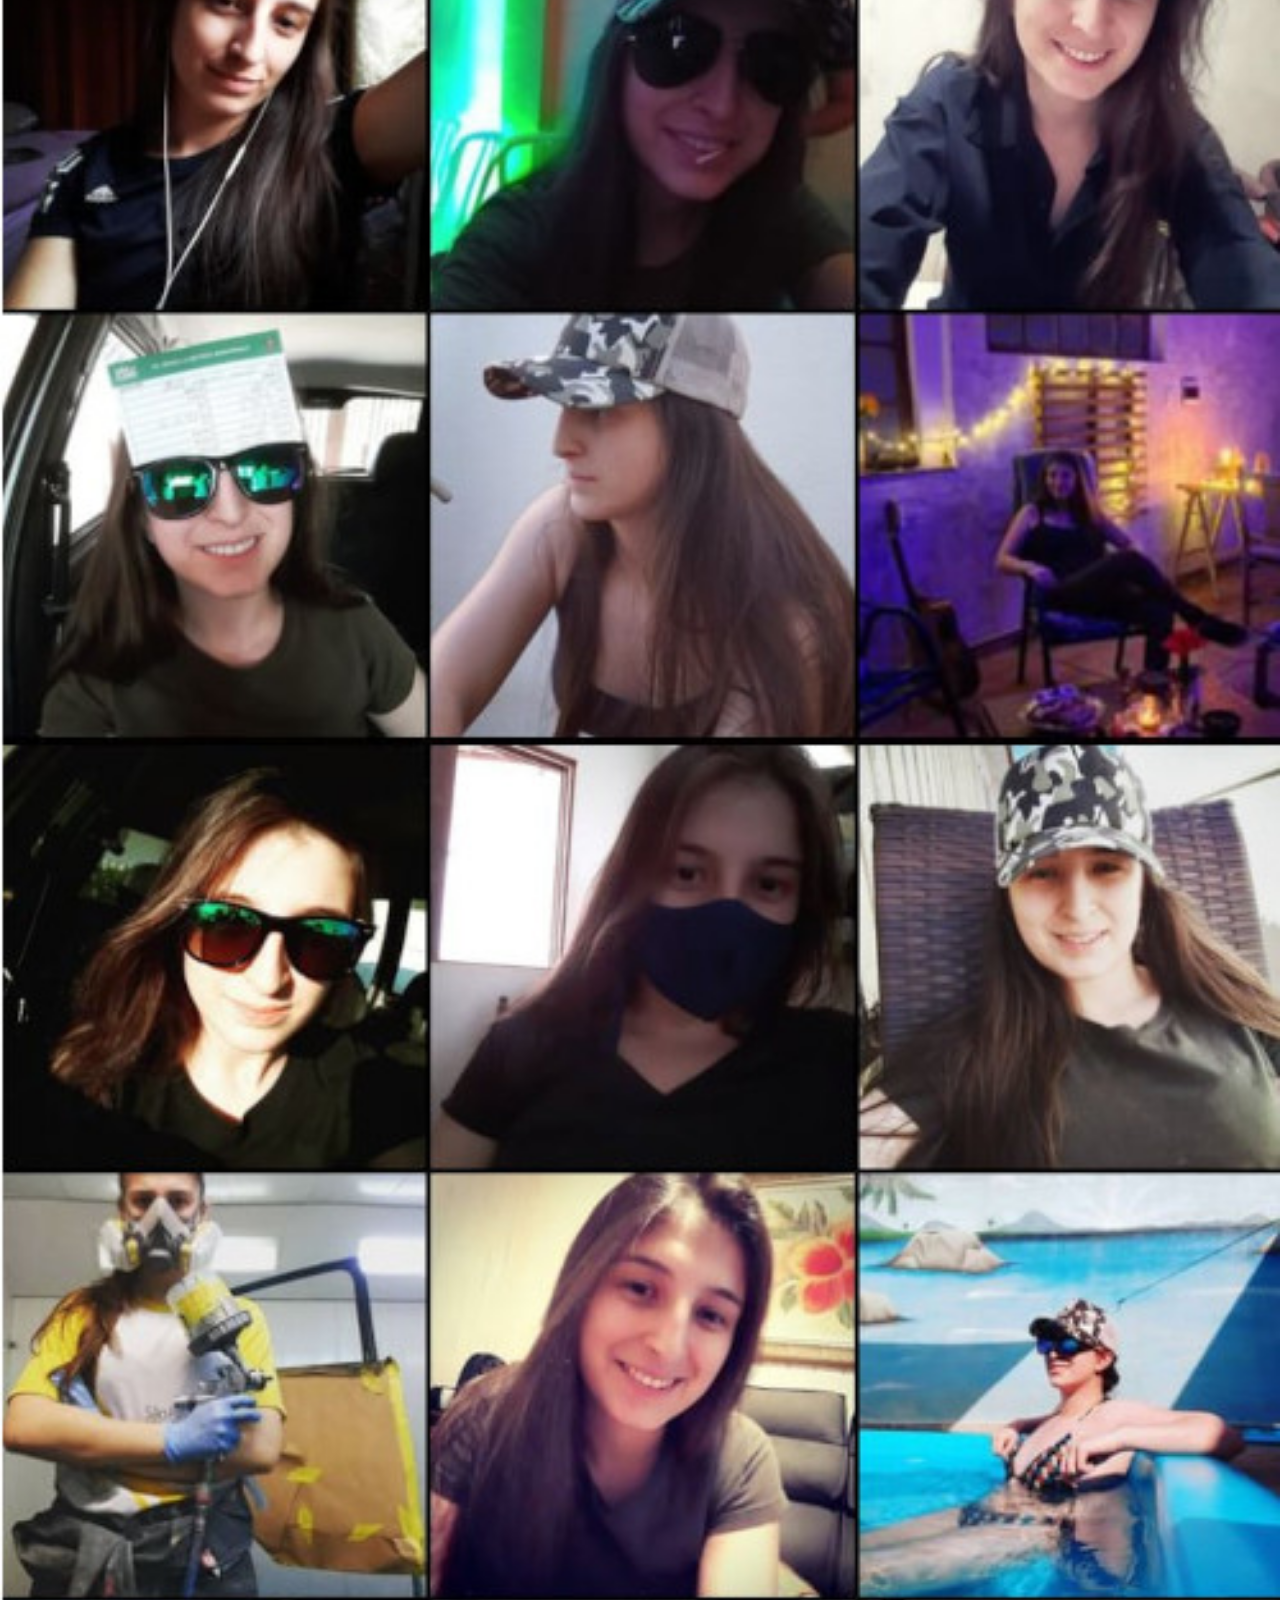
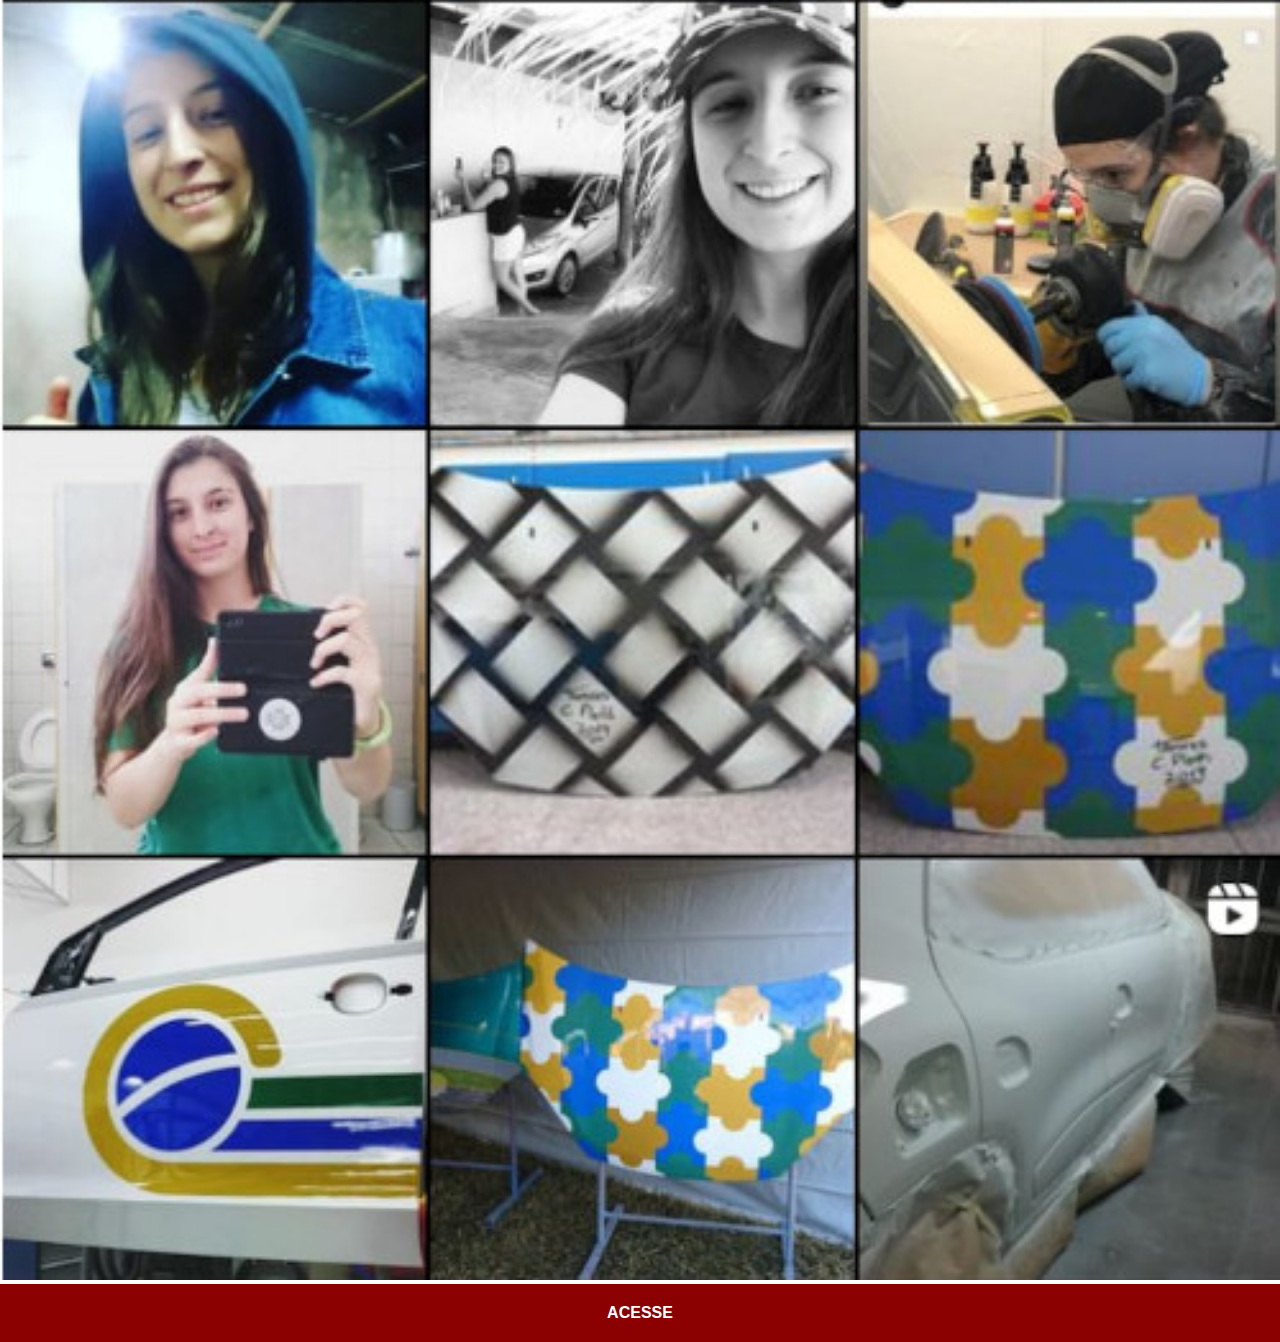
<file: instagram.html>
<!DOCTYPE html>
<html lang="pt-br">
<head>
    <meta charset="UTF-8">
    <meta name="viewport" content="width=device-width, initial-scale=1.0">
    <title>Instagram</title>
    <link rel="stylesheet" href="estilos/social.css">
</head>
<body>
    <img src="imagens/tela-instagram.jpg" alt="Instagram">
    <a href="https://www.instagram.com/tata_campos_pletti/" target="_blank">ACESSE</a>
</body>
</html>
</file>
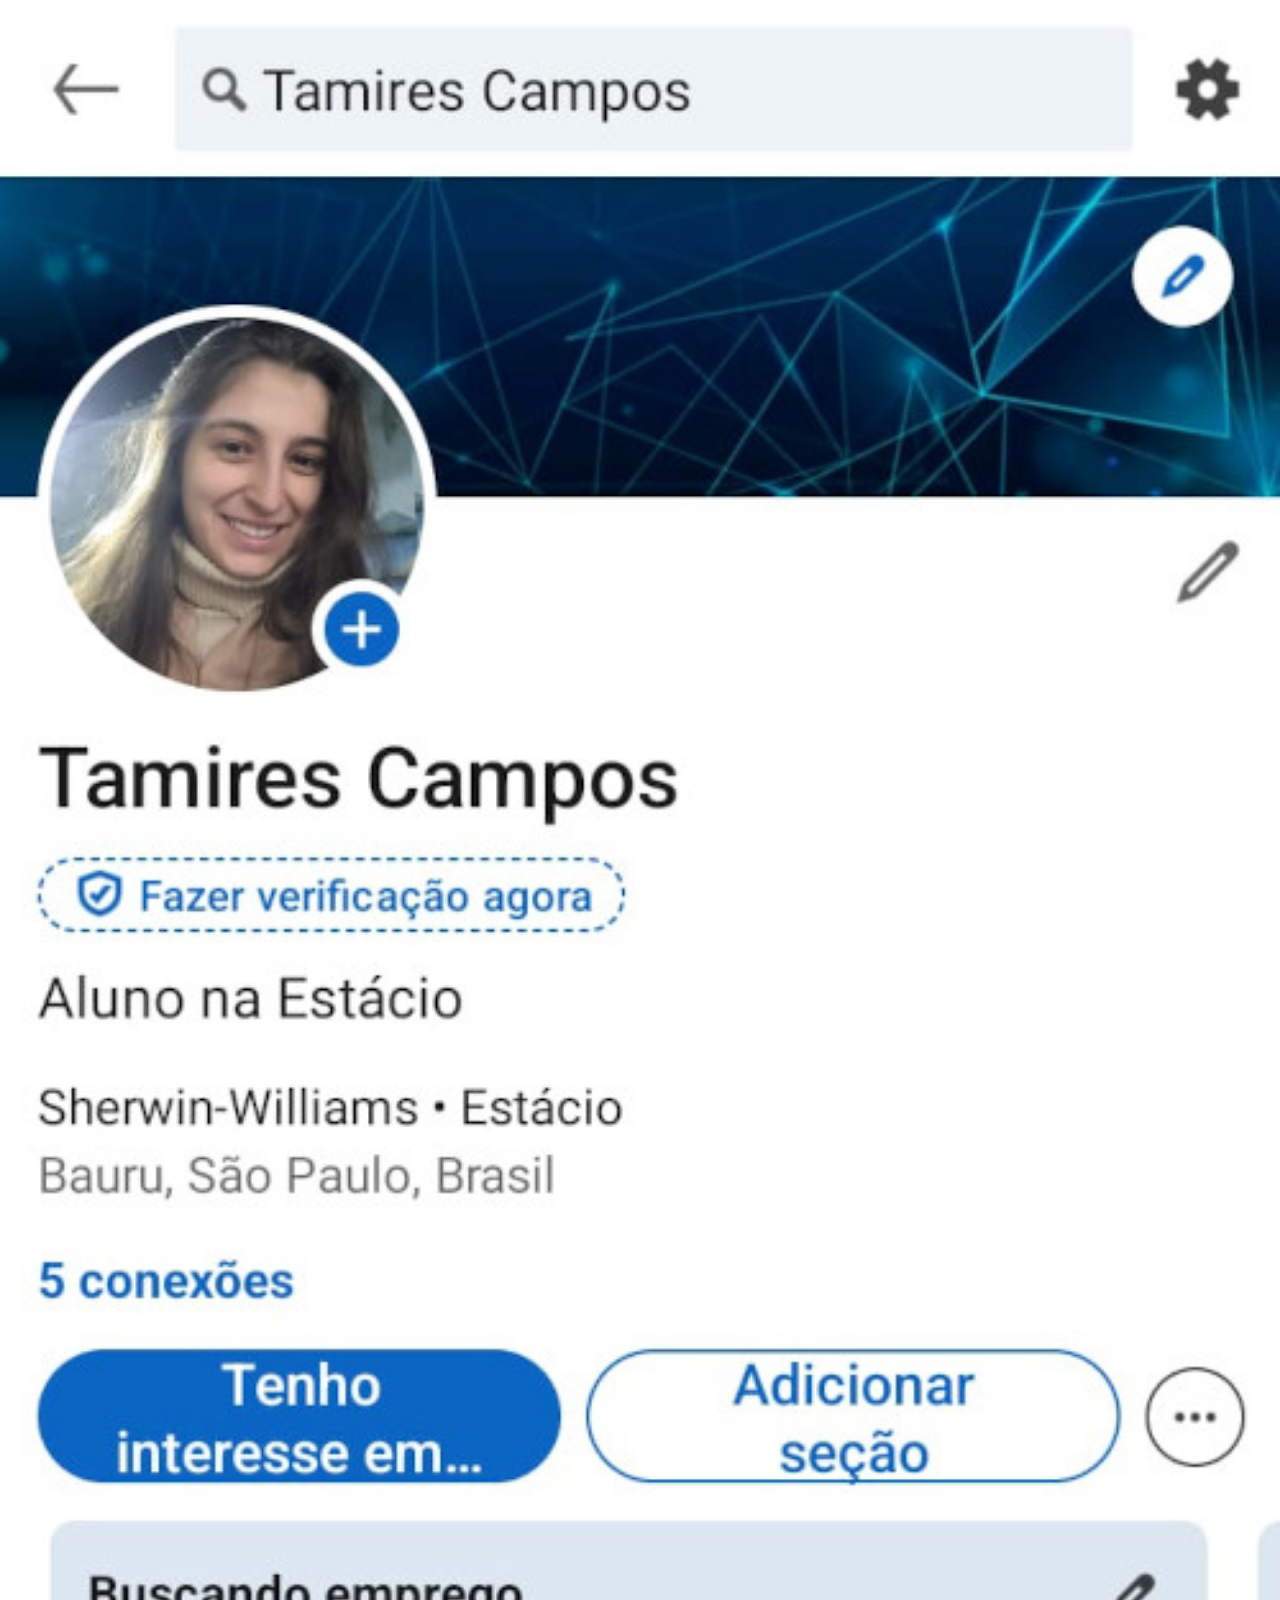
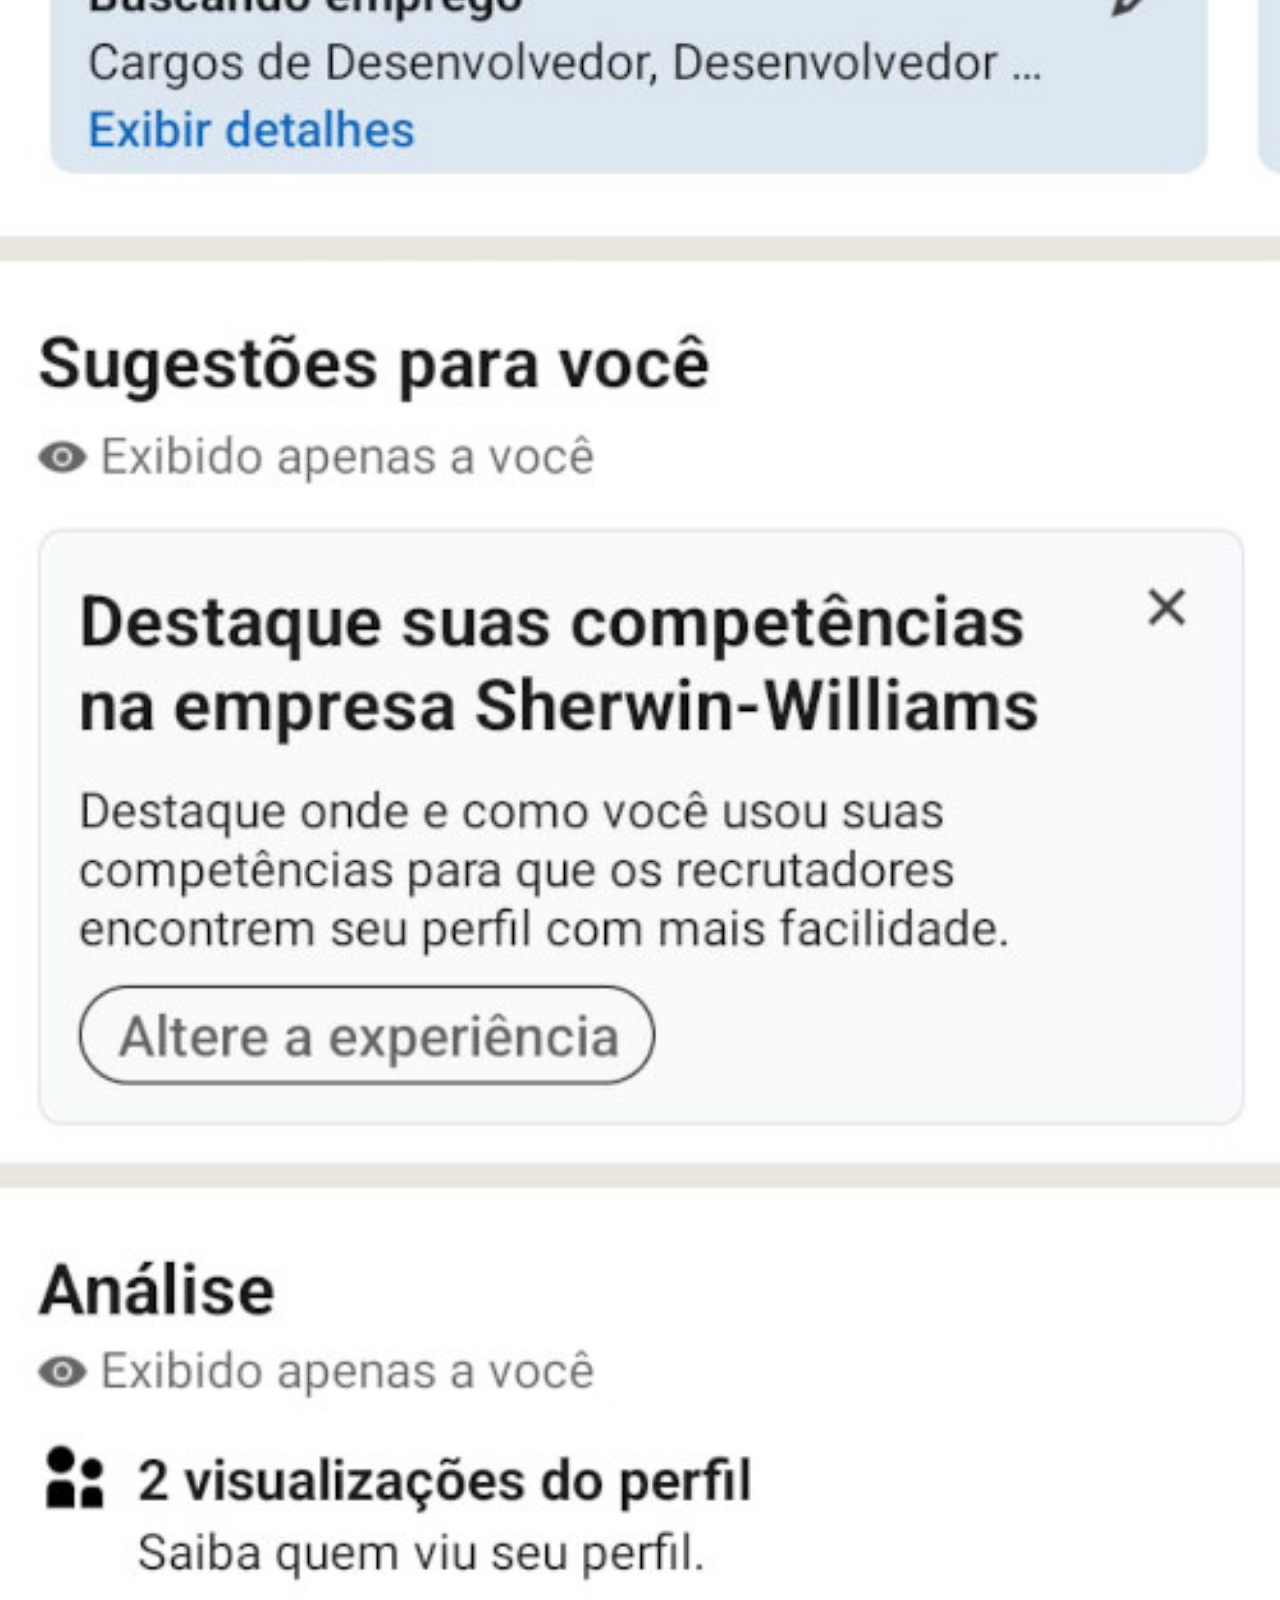
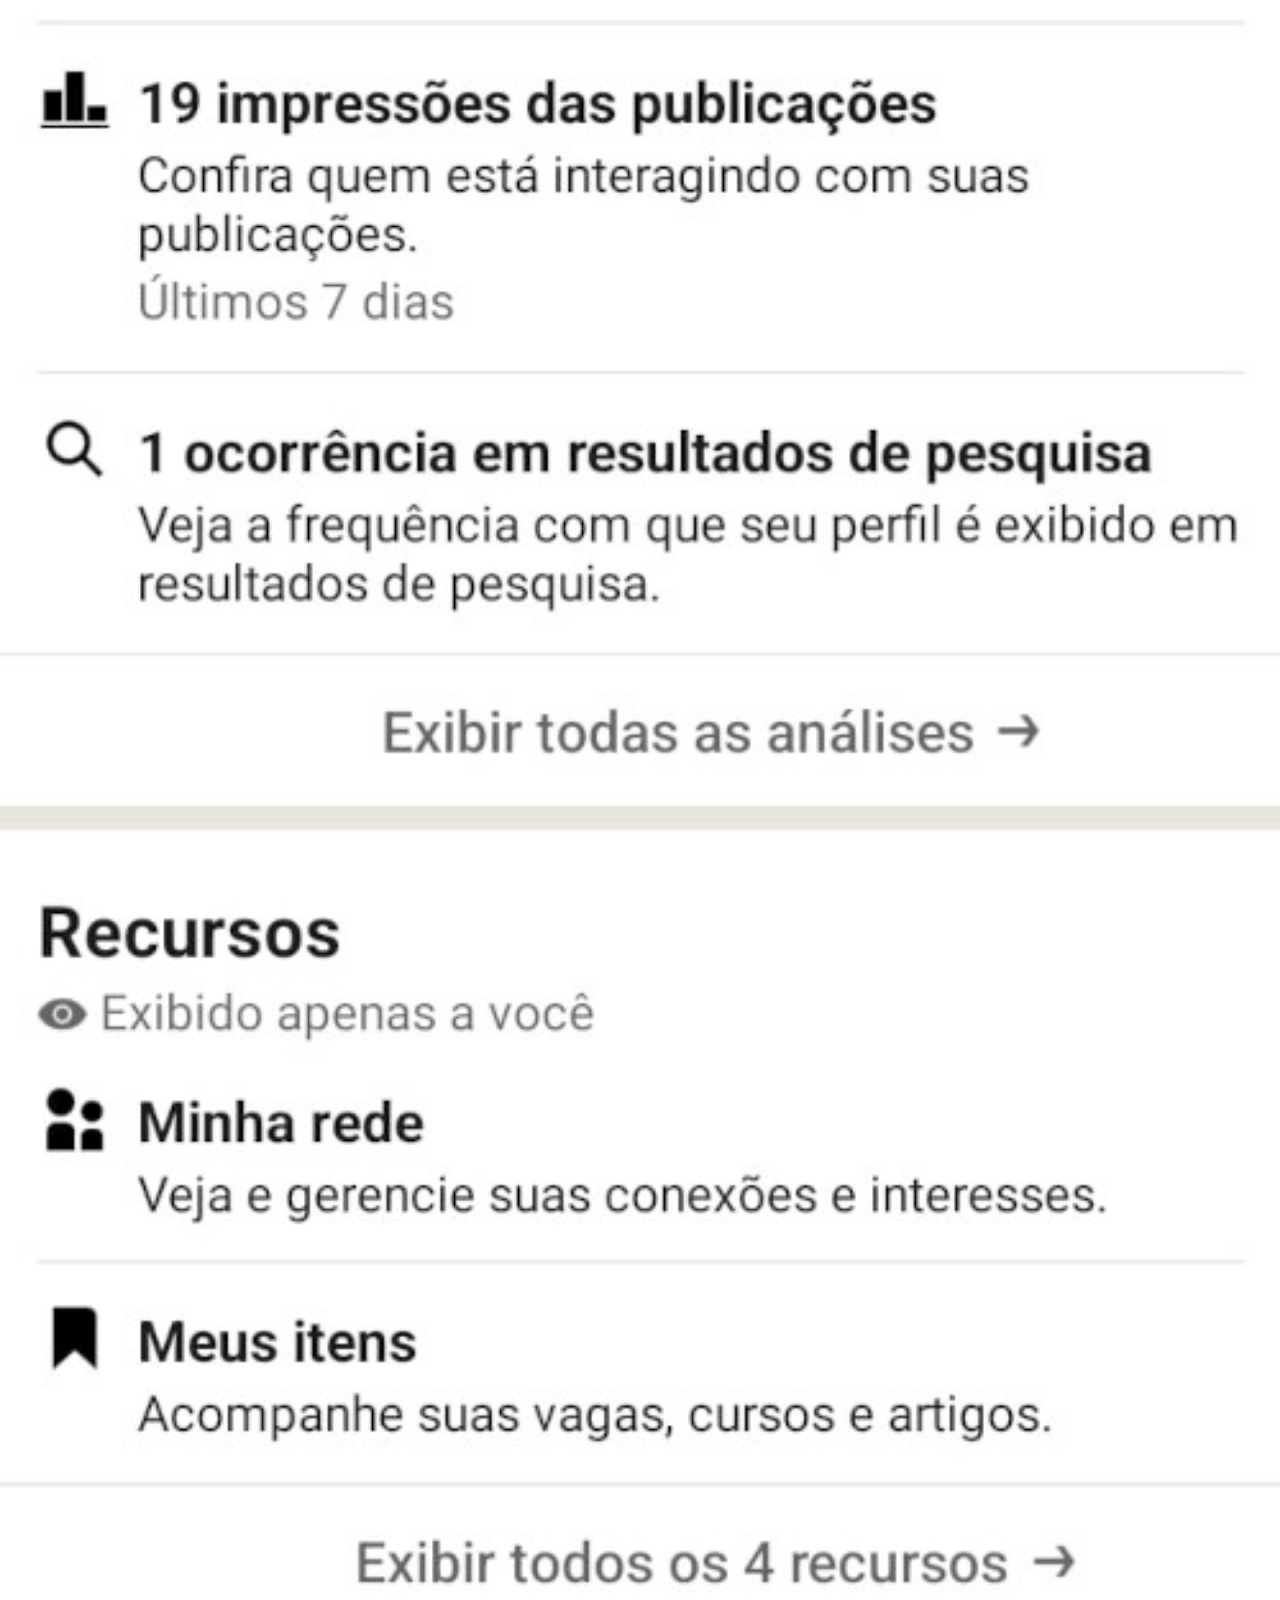
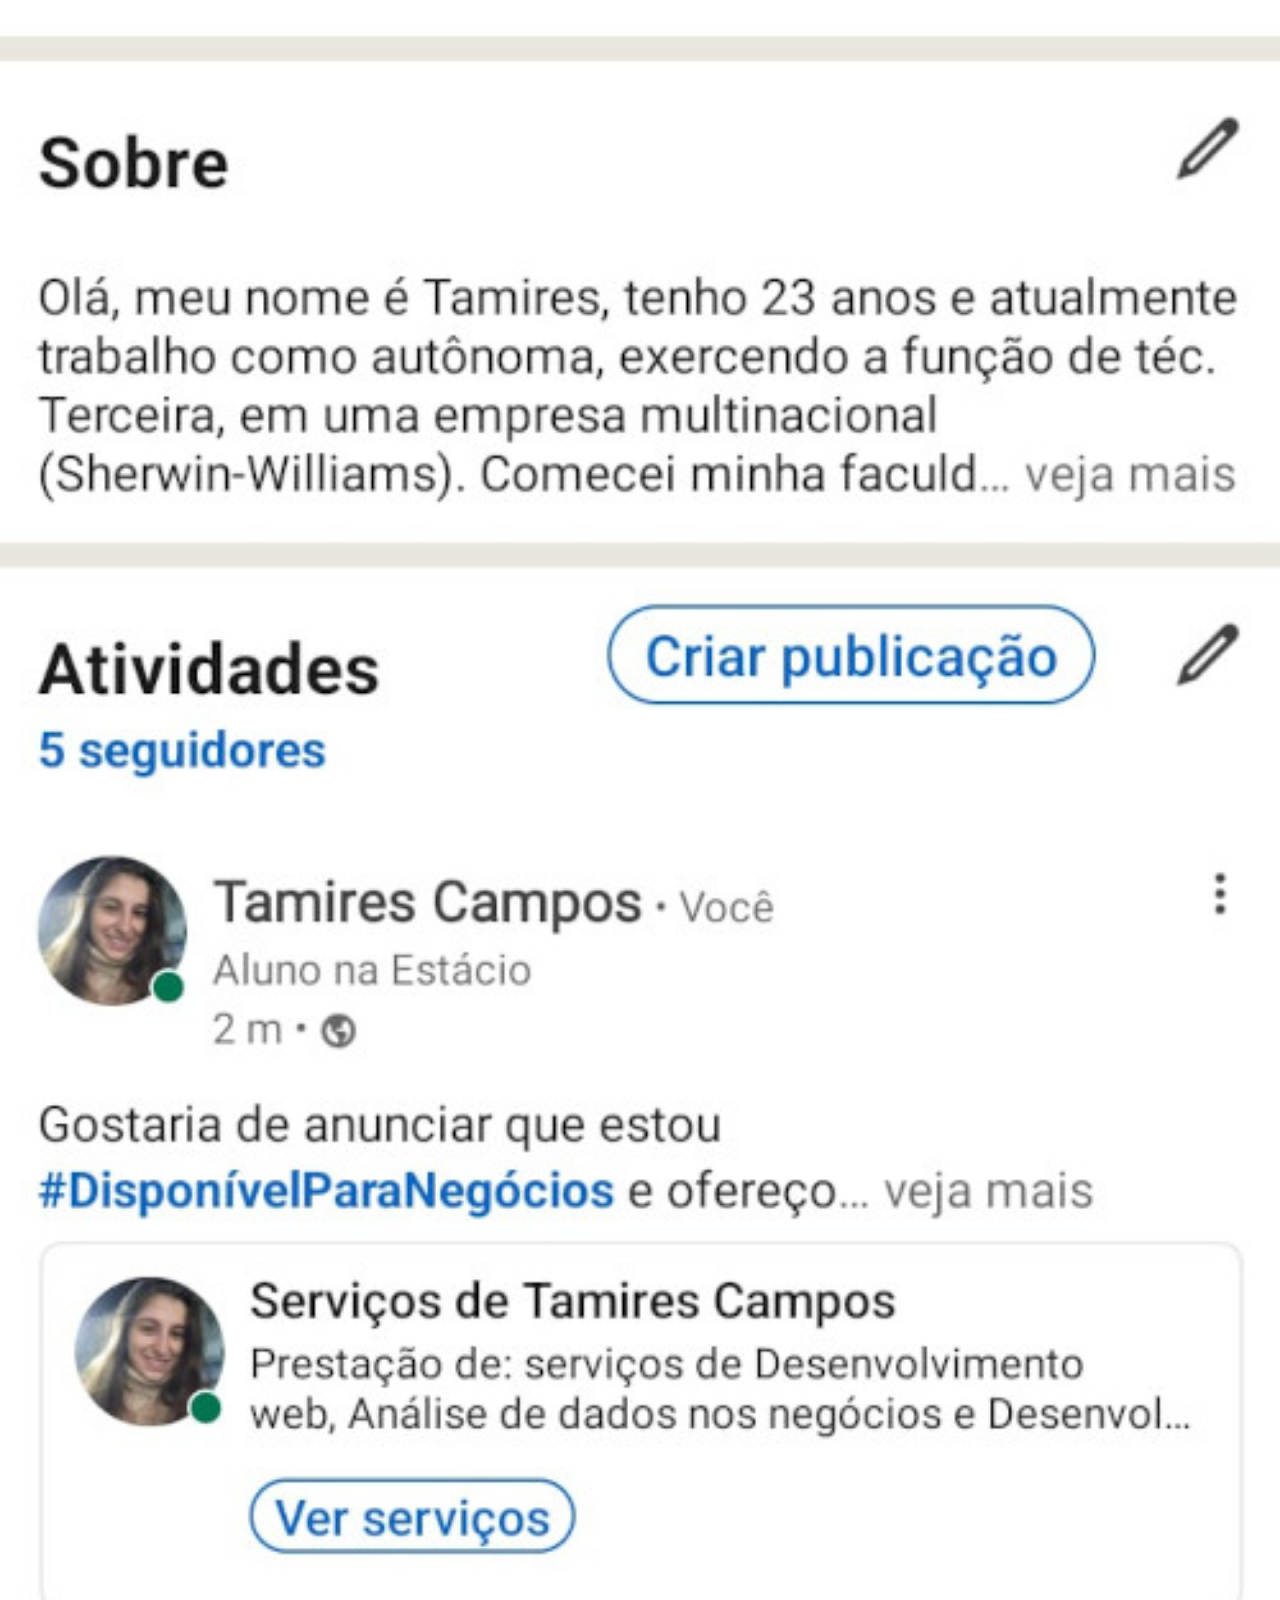
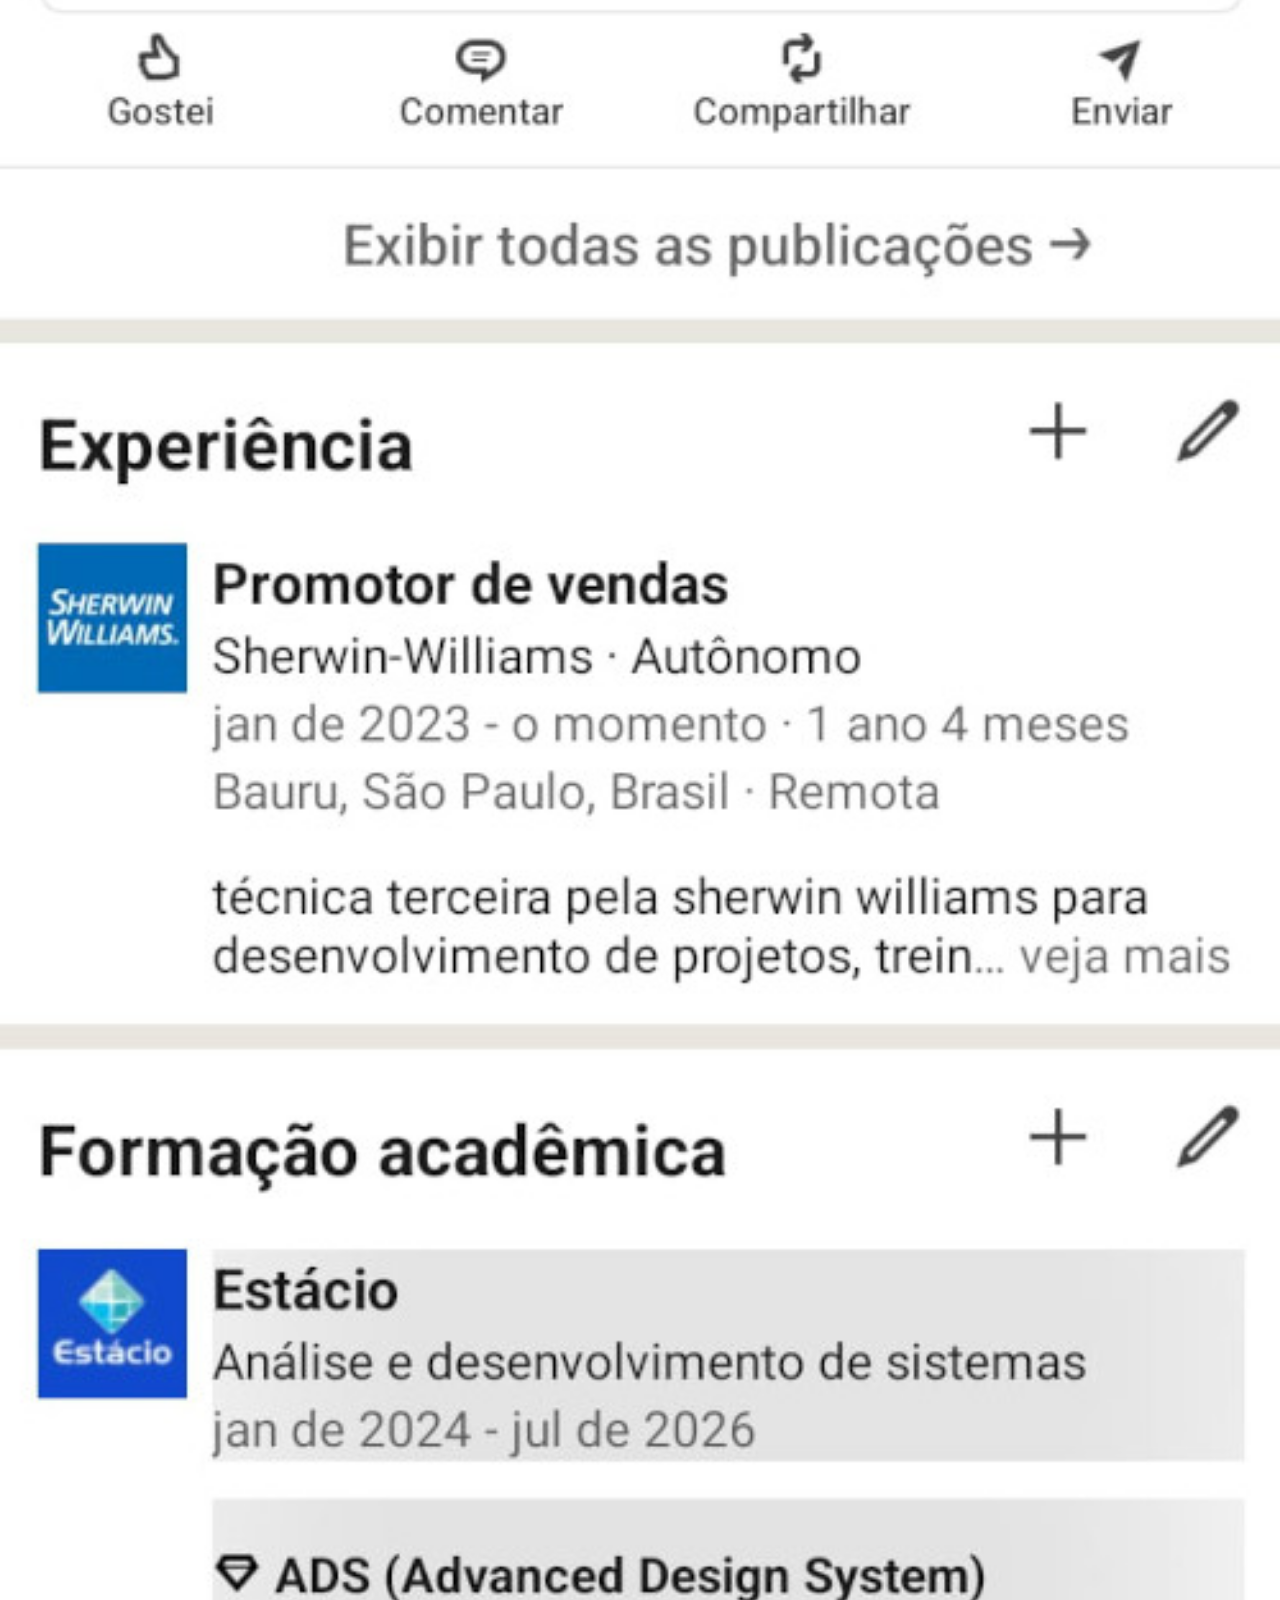
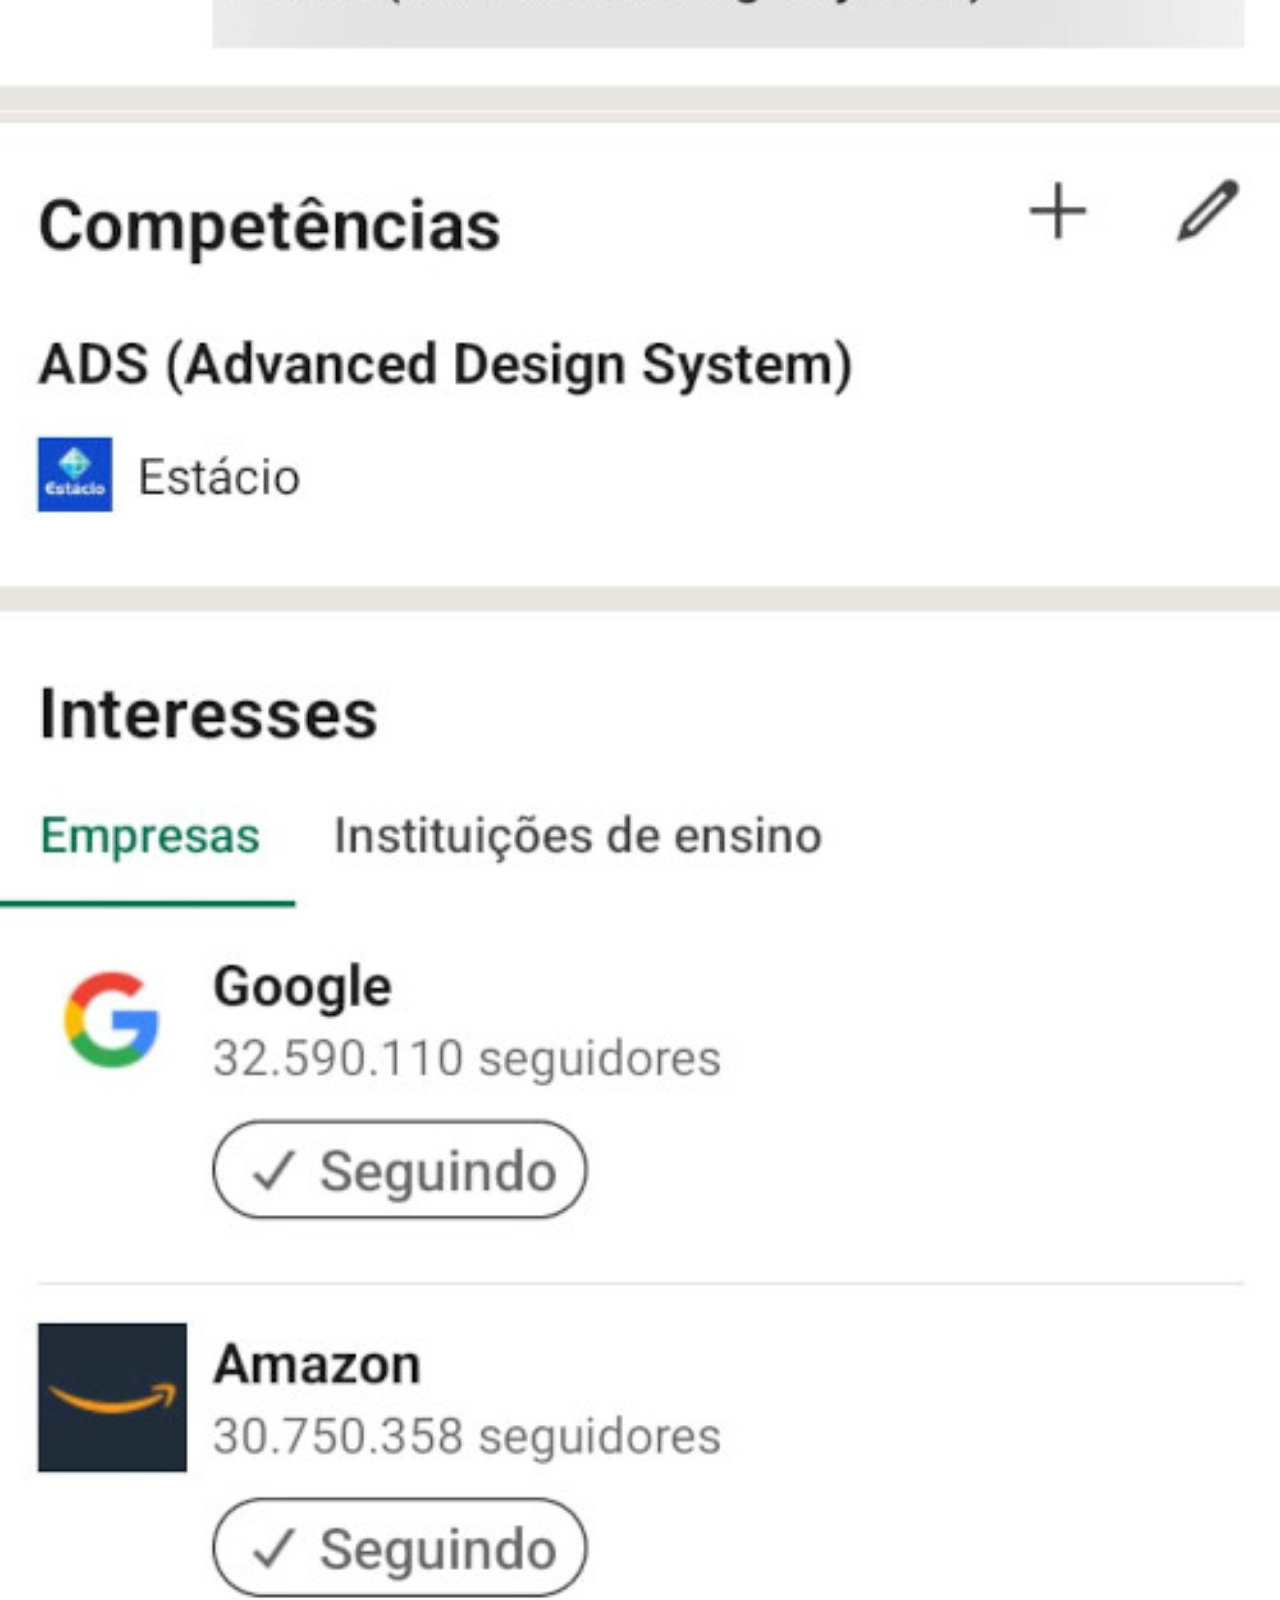
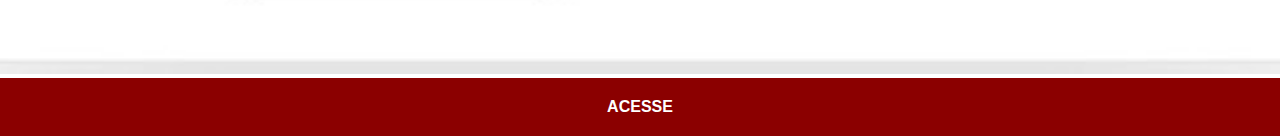
<file: linkedin.html>
<!DOCTYPE html>
<html lang="pt-br">
<head>
    <meta charset="UTF-8">
    <meta name="viewport" content="width=device-width, initial-scale=1.0">
    <title>Twitter</title>
    <link rel="stylesheet" href="estilos/social.css">
</head>
<body>
    <img src="imagens/tela-linkedin.jpg" alt="LinkedIn">
    <a href="https://www.linkedin.com/in/tamires-campos-5004a72b2/" target="_blank">ACESSE</a>
</body>
</html>
</file>
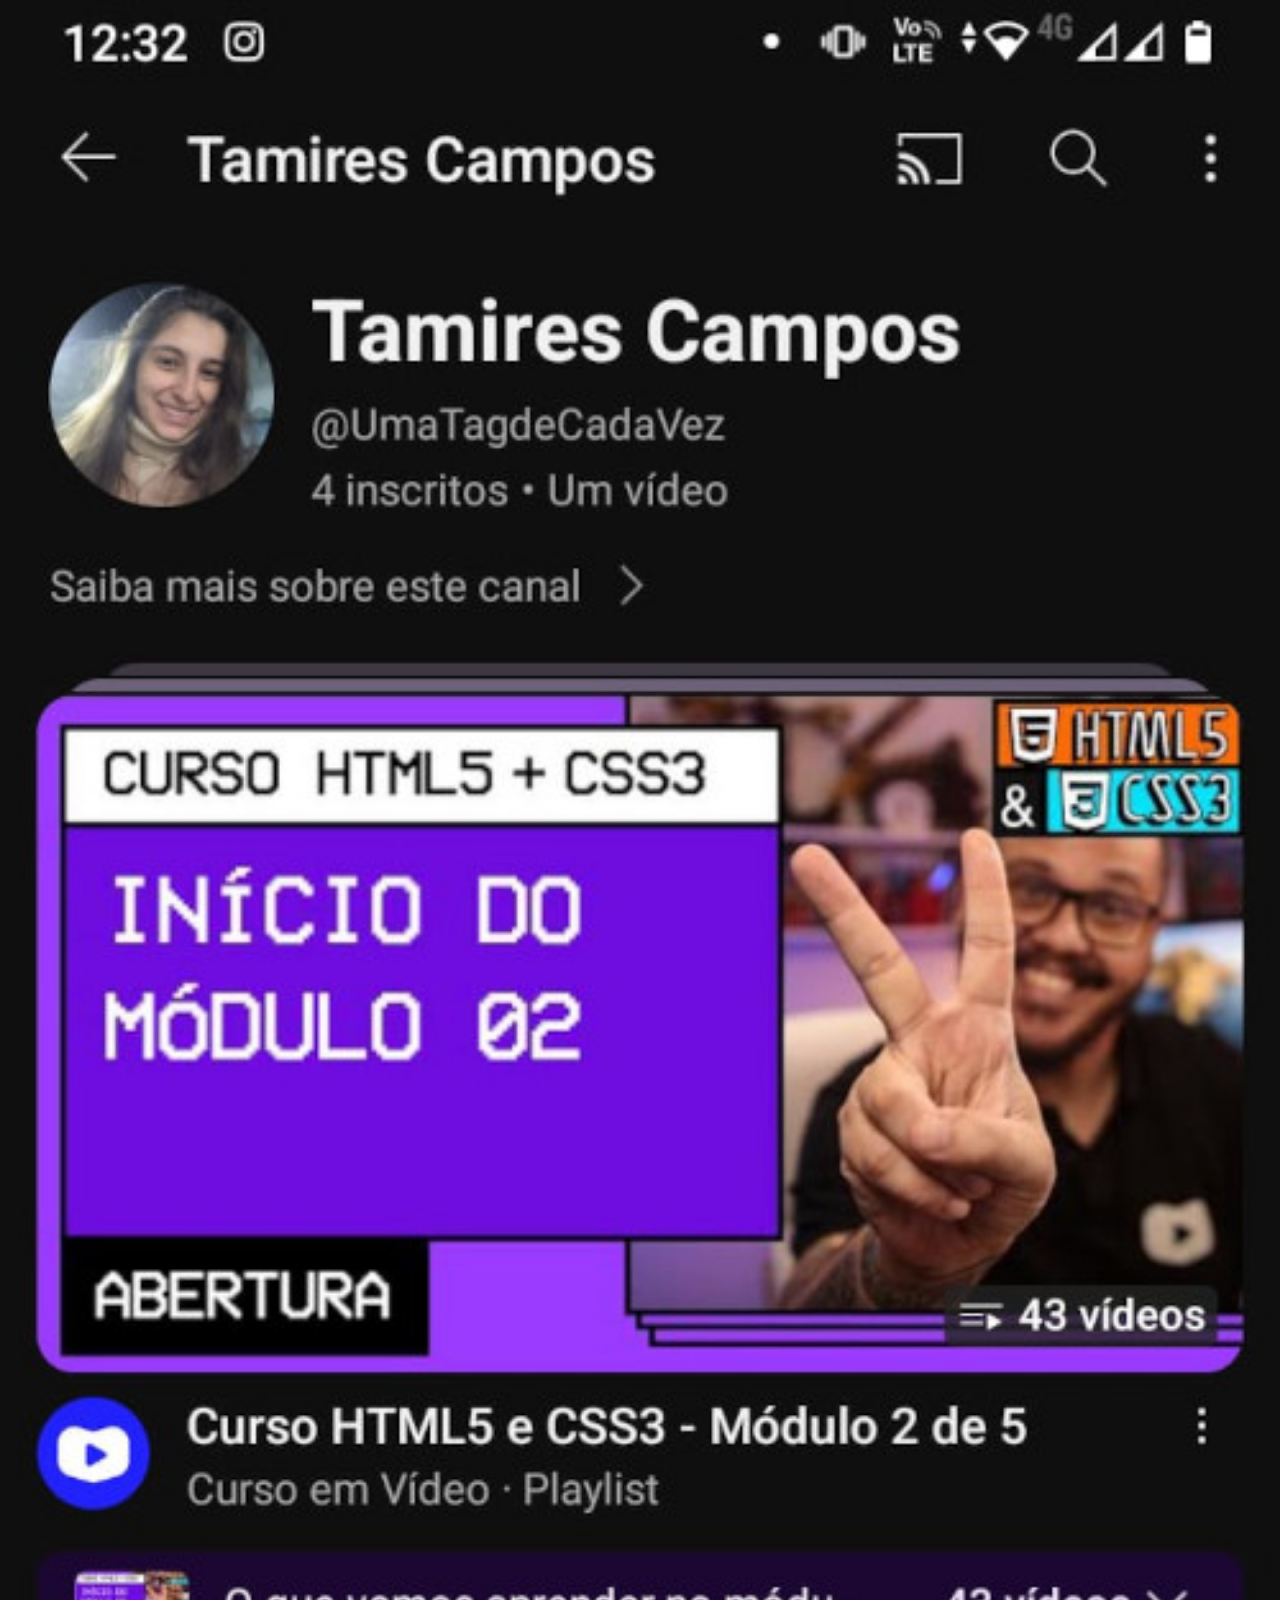
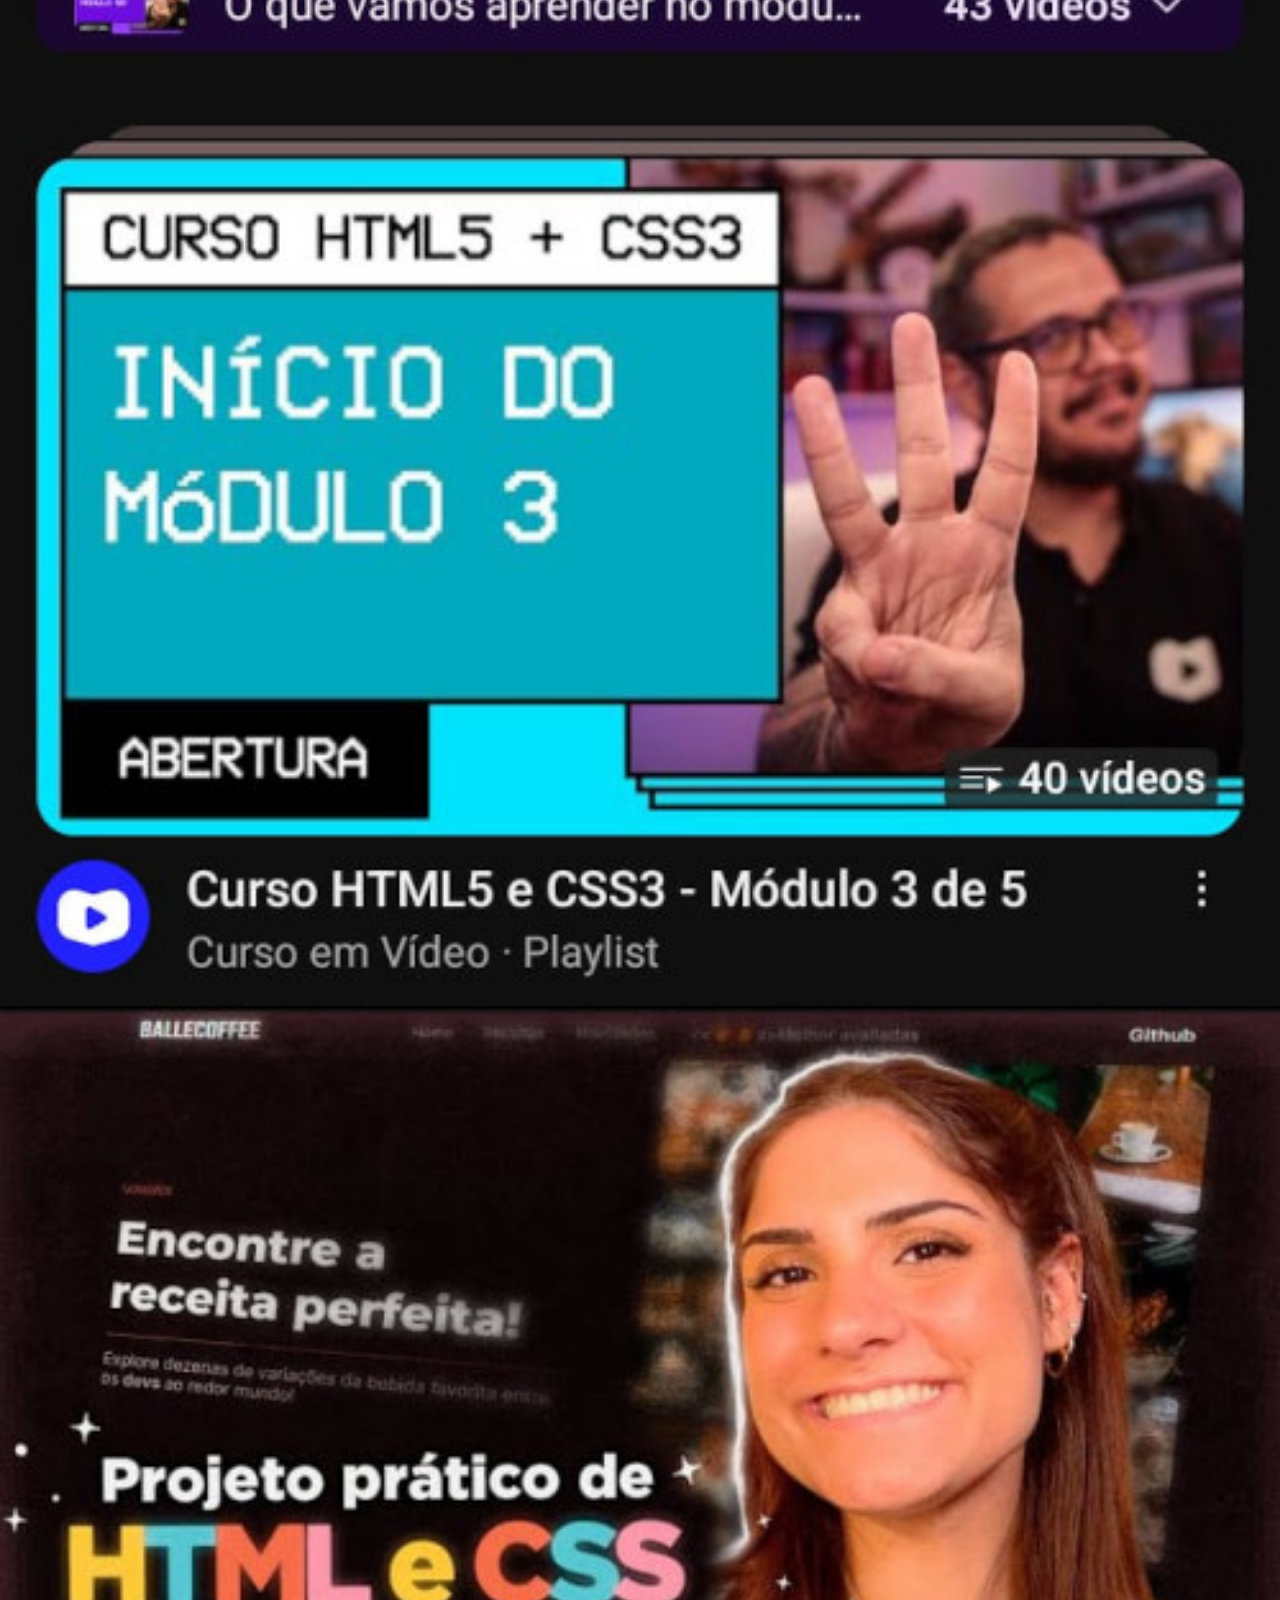
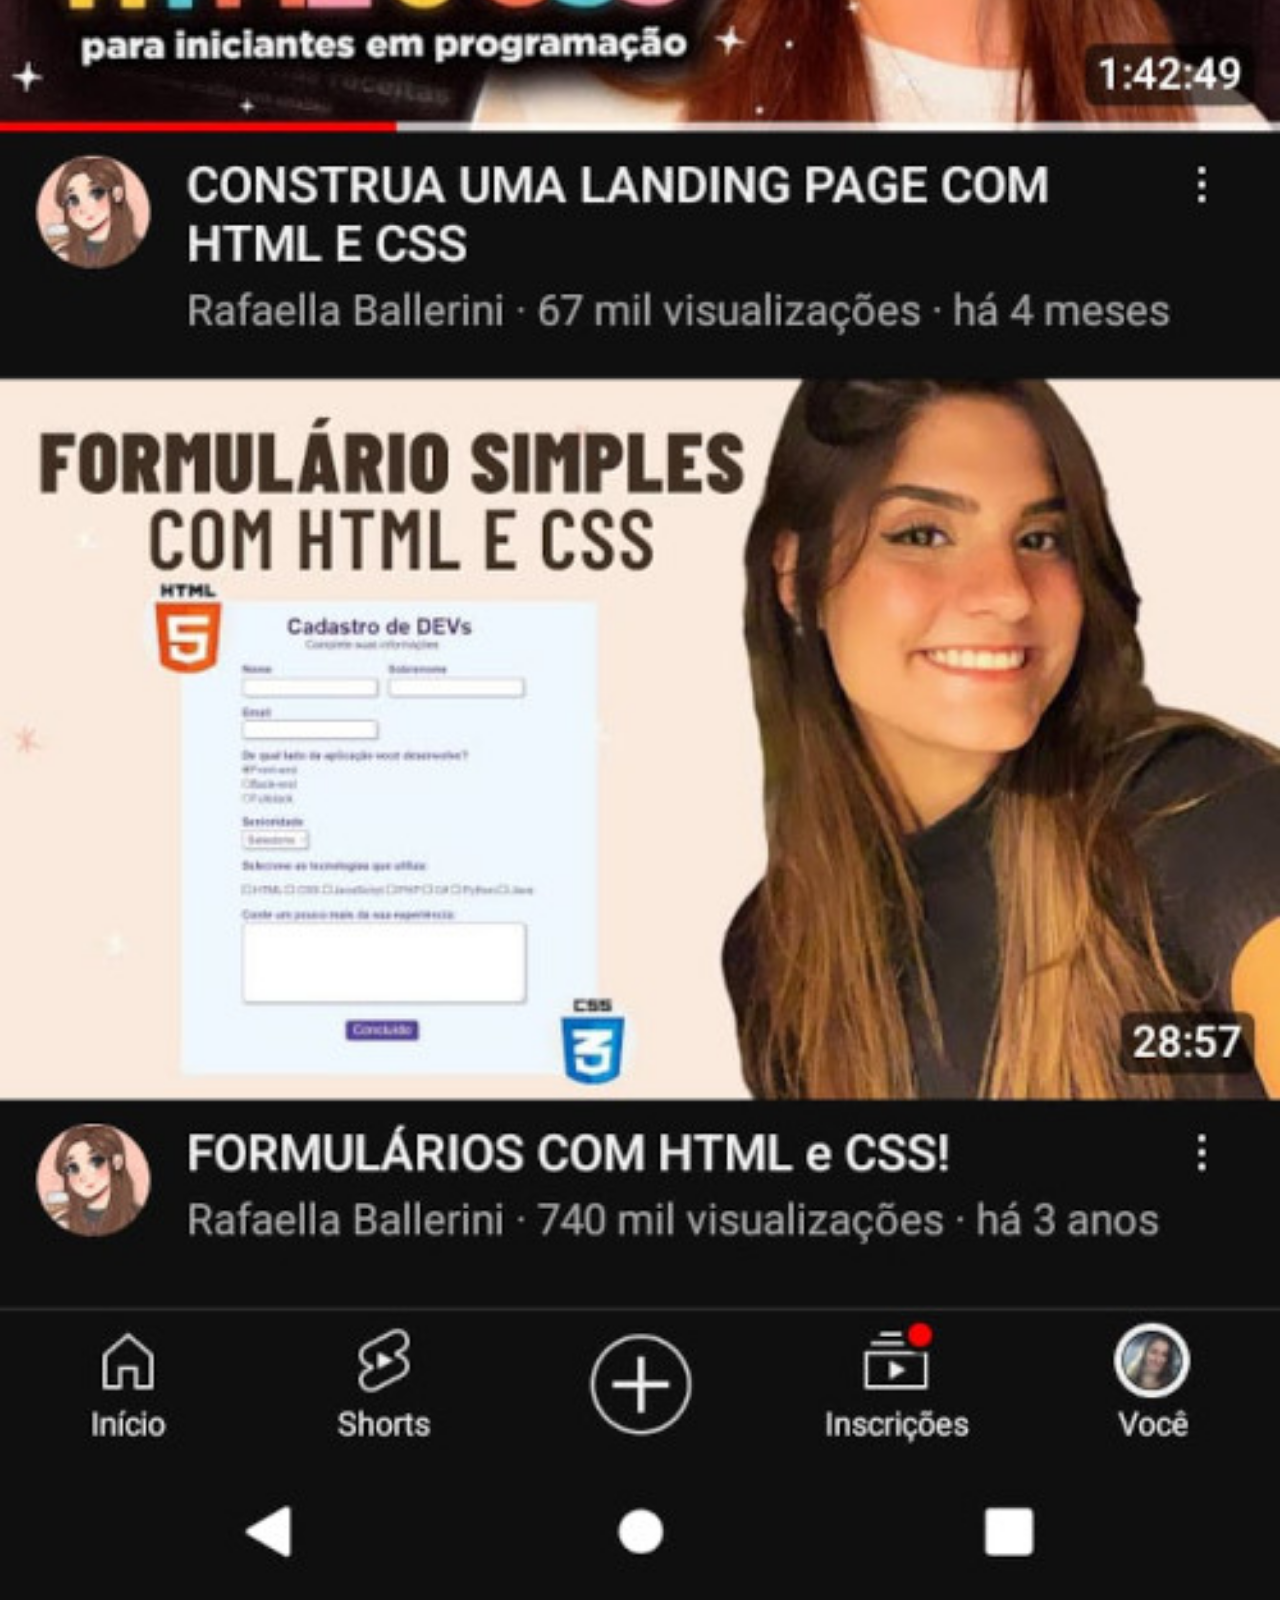
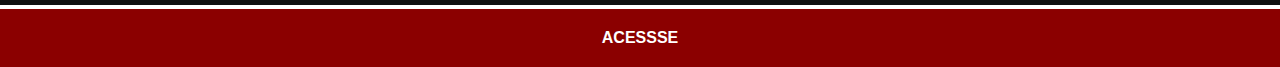
<file: youtube.html>
<!DOCTYPE html>
<html lang="pt-br">
<head>
    <meta charset="UTF-8">
    <meta name="viewport" content="width=device-width, initial-scale=1.0">
    <title>YouTube</title>
    <link rel="stylesheet" href="estilos/social.css">
</head>
<body>
    <img src="imagens/tela-youtube.jpg" alt="YouTube">
    <a href="https://www.youtube.com/channel/UCfofZ4TQxkJIAF_Gq1mTM7Q" target="_blank">ACESSSE</a>
</body>
</html>
</file>
<file: estilos/style.css>
@charset "UTF-8";

*{
    margin: 0px;
    padding: 0px;
    font-family: Arial, Helvetica, sans-serif;
}

html, body{
    height: 100vh;
    width: 100vw;
    background-color: black;
}

body{
    background: url('../imagens/fundo-madeira.jpg') no-repeat top center;
    background-size: cover;
}

main{
    position: relative;
    height: 100vh;
}

section#telefone{
    position: absolute;
    top: 50%;
    left: 50%;
    transform: translate(-50%, -50%);
    height: 627px;
    width: 311px;
    background: url('../imagens/frame-iphone.png') no-repeat;
}

iframe#tela {
    position: relative;
    top: 83px;
    left: 24px;
    width: 262px;
    height: 465.5px;
}

section#redes-sociais {
    text-align: right;
}

section#redes-sociais img{
    width: 50px;
    margin: 10px;
    border-radius: 50%;
    box-shadow: 2px 2px 5px rgba(0, 0, 0, 0.395);
    box-sizing: border-box;
}

section#redes-sociais img:hover{
    border: 2px solid rgba(255, 255, 255, 0.612);
    transform: translate(-3px, -3px);
    box-shadow: 5px 5px 10px rgba(0, 0, 0, 0.603);
    transition: transform 0.3s, border .5s;
}
</file>
<file: estilos/social.css>
@charset "UTF-8";

*{
    margin: 0px;
    padding: 0px;
    font-family: Arial, Helvetica, sans-serif
}
/*ESCONDE BARRA DE ROLAGEM*/
::-webkit-scrollbar{
    width: 0pc;
    height: 0px;
}

img{
    width: 100vw;
}

a{
    display: block;
    background-color: darkred;
    color: white;
    padding: 20px;
    text-align: center;
    font-weight: bolder;
    text-decoration: none;
}

a:hover{
    background-color: red;
}
</file>
